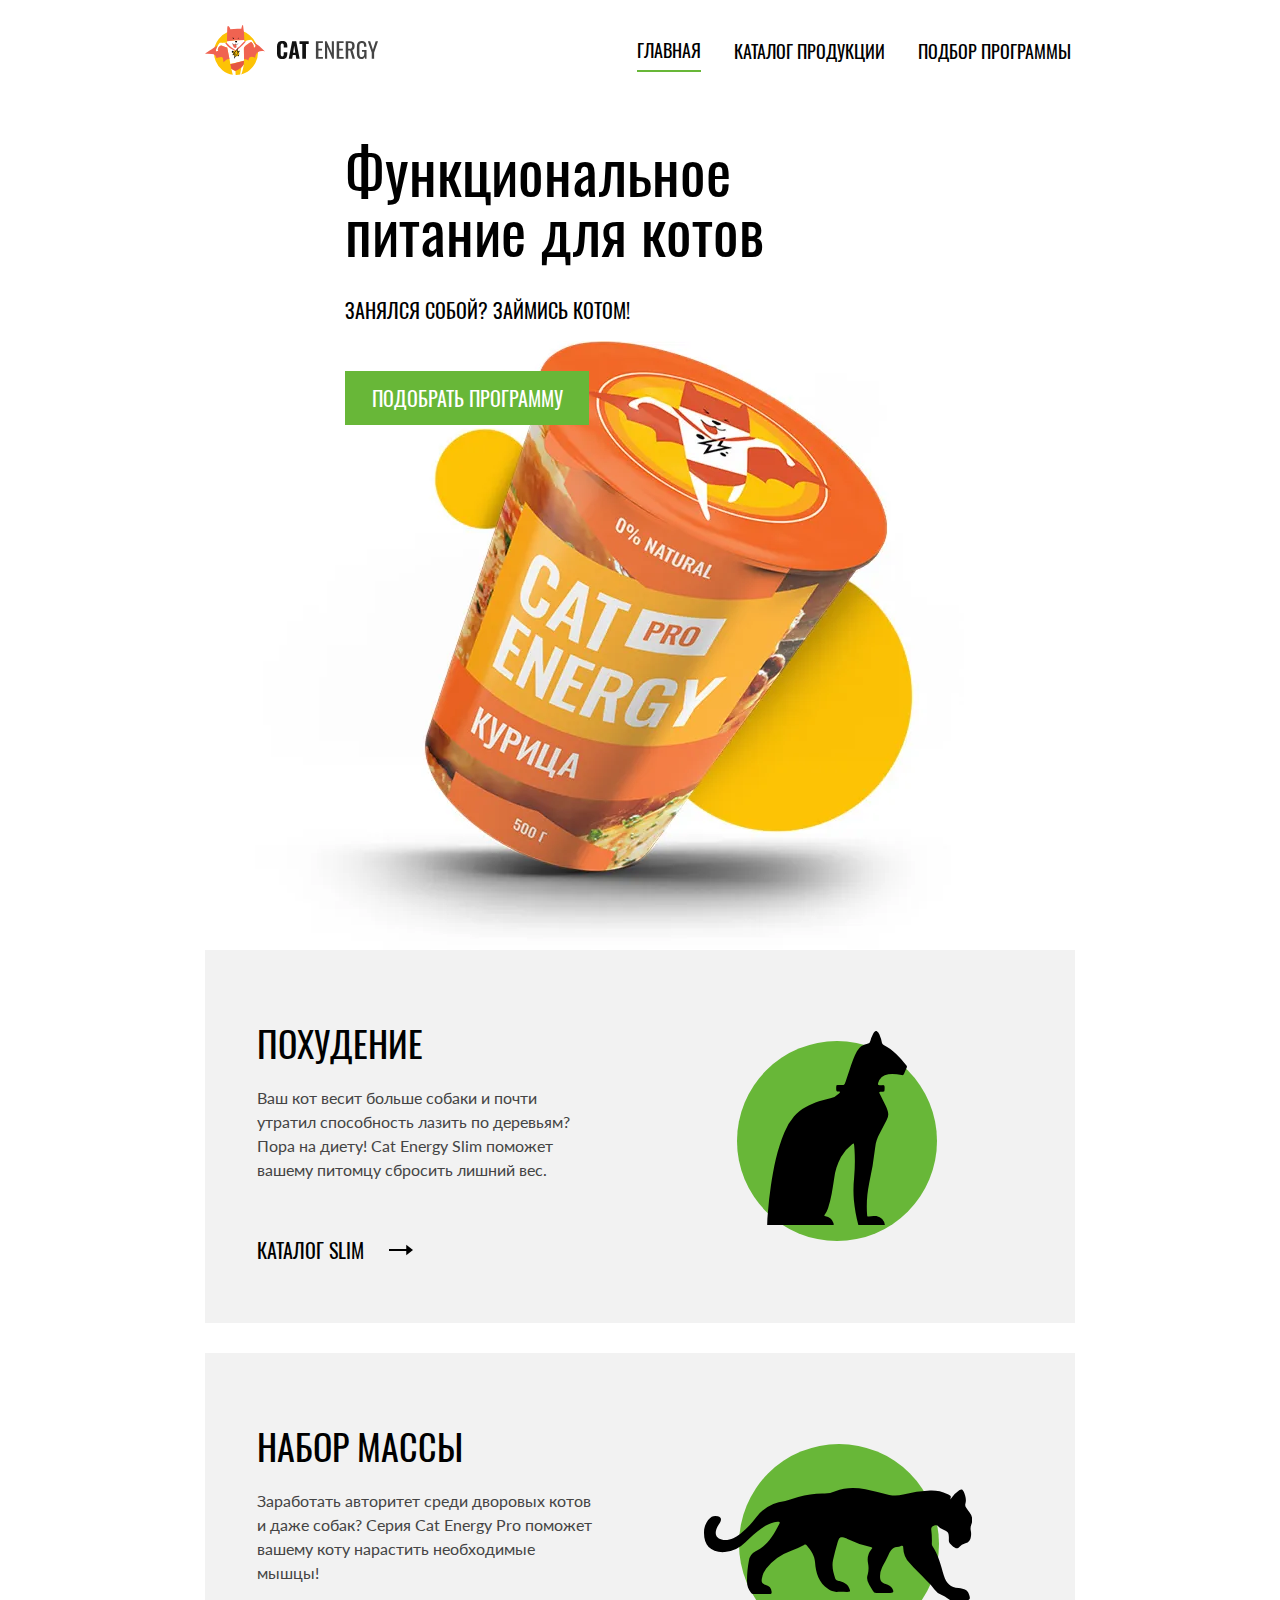
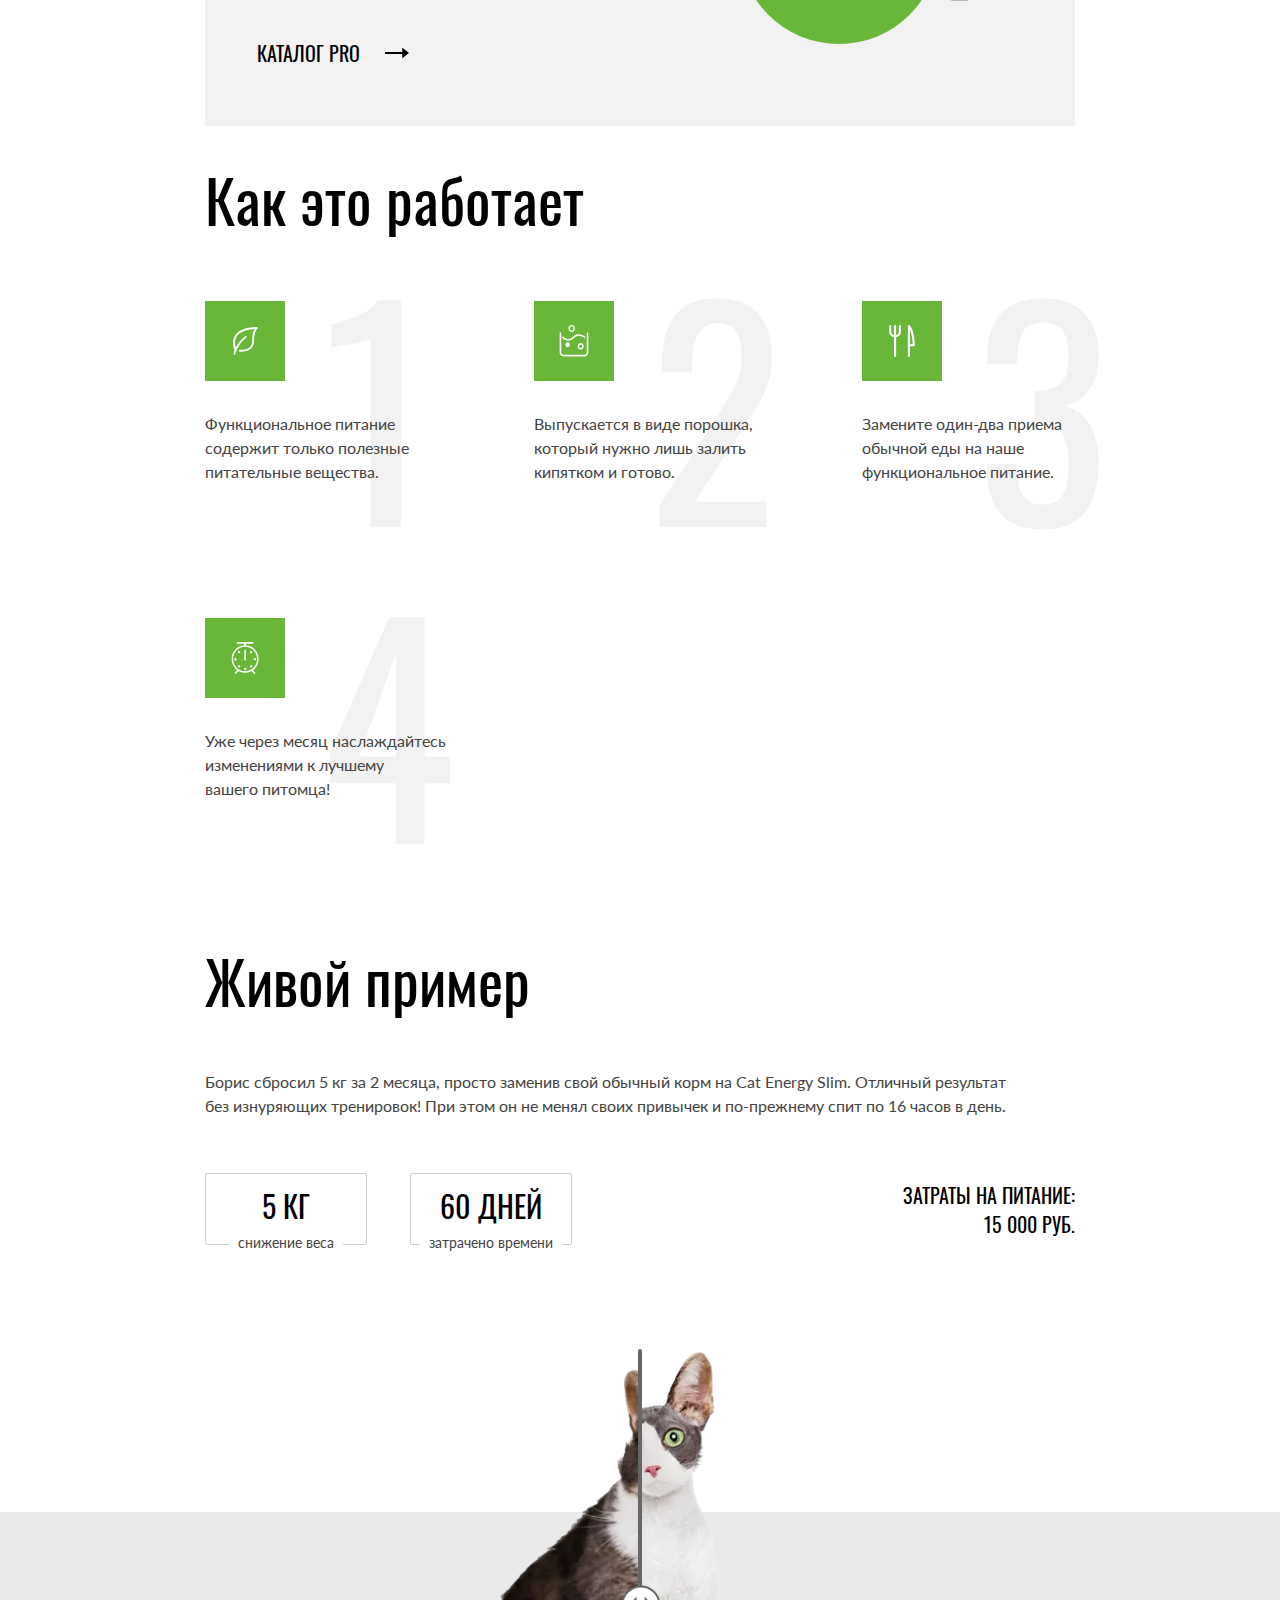
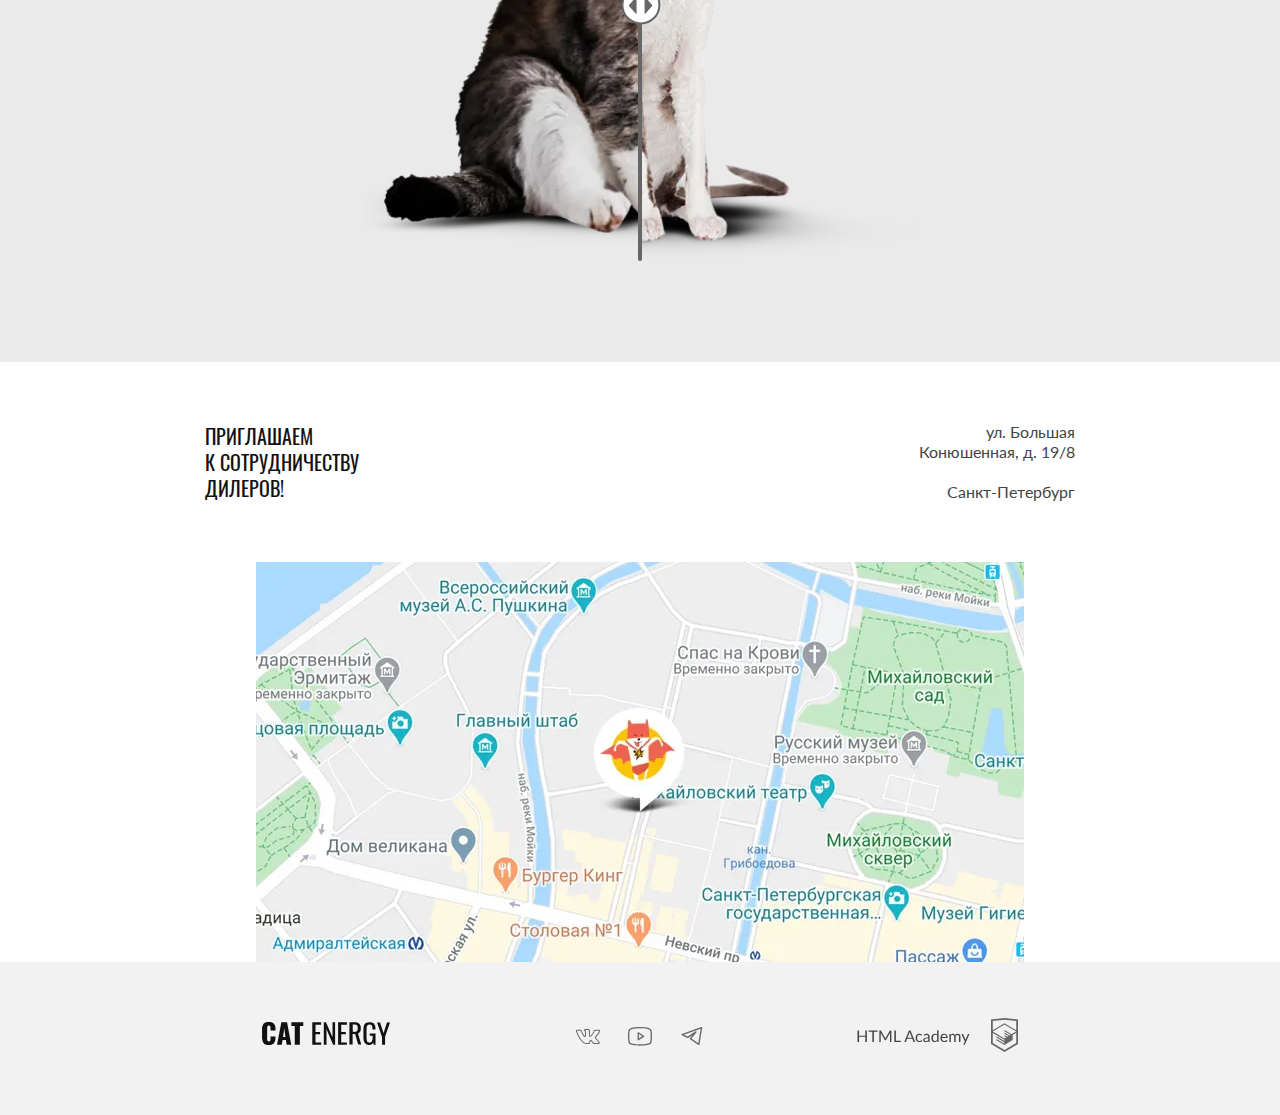
<file: index.html>
<!DOCTYPE html><html class="page" lang="ru"><head><meta charset="UTF-8"><meta name="description" content="Функциональное питание для котов. Ветеринарная диета. Варианты программ"><title>CatEnergy. Функциональное питание для котов.</title><meta name="viewport" content="width=device-width,initial-scale=1"><link rel="preload" href="fonts/lato/Lato-Regular.woff2" as="font" crossorigin="anonymous"><link rel="preload" href="fonts/oswald/oswaldregular.woff2" as="font" crossorigin="anonymous"><link rel="stylesheet" href="styles/styles.css"><link rel="icon" href="favicon.ico"><link rel="icon" href="favicons/icon.svg" type="image/svg+xml"><link rel="apple-touch-icon" href="favicons/apple.png"><link rel="manifest" href="manifest.webmanifest"><script src="scripts/index.js" defer="defer"></script></head><body class="page__body body nojs"><div class="body__wrapper"><header class="body__header header"><div class="header__wrapper container"><div class="header__logo-wrapper header__logo-wrapper--menu-opened"><a class="header__logo logo logo--image" href="index.html"><picture><source media="(min-width: 1440px)" width="70" height="59" type="image/svg+xml" srcset="images/logo-desktop.svg"><source media="(min-width: 768px)" width="60" height="50" type="image/svg+xml" srcset="images/logo-tablet.svg"><img src="images/logo-mobile.svg" width="33" height="38" alt="Логотип сайта КэтЭнерджи"></picture></a><a class="header__logo-title logo" href="index.html" tabindex="-1"><picture><source media="(min-width: 1440px)" width="118" height="21" type="image/svg+xml" srcset="images/logo-text-desktop.svg"><source media="(min-width: 768px)" width="101" height="18" type="image/svg+xml" srcset="images/logo-text-tablet.svg"><img src="images/logo-text-mobile.svg" width="101" height="18" alt="Надпись Cat Energy"></picture></a><button class="header__burger button-burger button-burger--closed" type="button"><span class="visually-hidden">Открыть меню навигации</span></button></div><nav class="header__main-navigation main-navigation main-navigation--opened"><ul class="main-navigation__list"><li class="main-navigation__item"><a class="main-navigation__link main-navigation__link--current" href="index.html">Главная</a></li><li class="main-navigation__item"><a class="main-navigation__link" href="catalog.html">Каталог продукции</a></li><li class="main-navigation__item"><a class="main-navigation__link" href="#">Подбор программы</a></li></ul></nav></div></header><main class="body__main main"><section class="main__promo promo"><div class="promo__wrapper container"><h1 class="promo__title">Функциональное<br>питание&nbsp;для&nbsp;котов</h1><p class="promo__slogan">Занялся собой? Займись котом!</p><div class="promo__picture"><picture><source media="(min-width: 1440px)" width="552" height="499" type="image/webp" srcset="images/index-hero-desktop@1x.webp, images/index-hero-desktop@2x.webp 2x"><source media="(min-width: 768px)" width="709" height="609" type="image/webp" srcset="images/index-hero-tablet@1x.webp, images/index-hero-tablet@2x.webp 2x"><source width="280" height="270" type="image/webp" srcset="images/index-hero-mobile@1x.webp, images/index-hero-mobile@2x.webp 2x"><source media="(min-width: 1440px)" width="552" height="499" type="image/png" srcset="images/index-hero-desktop@1x.png, images/index-hero-desktop@2x.png 2x"><source media="(min-width: 768px)" width="709" height="609" type="image/png" srcset="images/index-hero-tablet@1x.png, images/index-hero-tablet@2x.png 2x"><img src="images/index-hero-mobile@1x.png" srcset="images/index-hero-mobile@2x.png 2x" width="280" height="270" alt="Корм для котов со вкусом курицы"></picture></div><a class="promo__link button button--accent button--promo" href="#">Подобрать программу</a></div></section><section class="main__option option"><div class="option__wrapper container"><h2 class="visually-hidden">Доступные программы</h2><ul class="option__list"><li class="option__item option__item--slim option-item"><h3 class="option-item__title option-item__title--slim">Похудение</h3><p class="option-item__description">Ваш кот весит больше собаки и почти утратил способность лазить по деревьям? Пора на диету! Cat Energy Slim поможет вашему питомцу сбросить лишний вес.</p><a class="option-item__link" href="#">Каталог slim</a></li><li class="option__item option__item--pro option-item"><h3 class="option-item__title option-item__title--pro">Набор массы</h3><p class="option-item__description">Заработать авторитет среди дворовых котов и даже собак? Серия Cat Energy Pro поможет вашему коту нарастить необходимые мышцы!</p><a class="option-item__link" href="#">Каталог pro</a></li></ul></div></section><section class="main__details details"><div class="details__wrapper container"><h2 class="details__title">Как это работает</h2><ol class="details__list details-list"><li class="details-list__item details-list__item--leaf"><p class="details-list__text">Функциональное&nbsp;питание содержит только полезные питательные вещества.</p></li><li class="details-list__item details-list__item--powder"><p class="details-list__text">Выпускается в виде порошка, который нужно лишь залить кипятком и готово.</p></li><li class="details-list__item details-list__item--eat"><p class="details-list__text">Замените один-два приема обычной еды на наше функциональное питание.</p></li><li class="details-list__item details-list__item--time"><p class="details-list__text details-list__text--time">Уже через месяц наслаждайтесь изменениями к лучшему вашего&nbsp;питомца!</p></li></ol></div></section><section class="main__example example"><div class="example__wrapper container"><h2 class="example__title">Живой пример</h2><p class="example__description">Борис сбросил 5 кг за 2 месяца, просто заменив свой обычный корм на Cat Energy Slim. Отличный результат без&nbsp;изнуряющих тренировок! При этом он не менял своих привычек и по-прежнему спит по 16 часов в день.</p><div class="example__stats-wrapper"><dl class="example__stats example__stats--weight stats"><dt class="stats__title stats__title--weight">Снижение веса</dt><dd class="stats__description stats__description--weight">5 кг</dd></dl><dl class="example__stats example__stats--time stats"><dt class="stats__title stats__title--time">Затрачено времени</dt><dd class="stats__description stats__description--time">60 дней</dd></dl><dl class="example__stats example__stats--expenses stats"><dt class="example__expenses">Затраты на питание:</dt><dd class="example__cost">15 000 РУБ.</dd></dl></div><div class="example__slider-wrapper"><div class="example__image-wrapper"><picture><source media="(min-width: 1440px)" width="560" height="512" type="image/webp" srcset="images/catfat-desktop@1x.webp, images/catfat-desktop@2x.webp 2x"><source media="(min-width: 768px)" width="560" height="512" type="image/webp" srcset="images/catfat-tablet@1x.webp, images/catfat-tablet@2x.webp 2x"><source width="280" height="256" type="image/webp" srcset="images/catfat-mobile@1x.webp, images/catfat-mobile@2x.webp 2x"><source media="(min-width: 1440px)" width="560" height="512" type="image/png" srcset="images/catfat-desktop@1x.png, images/catfat-desktop@2x.png 2x"><source media="(min-width: 768px)" width="560" height="512" type="image/png" srcset="images/catfat-tablet@1x.png, images/catfat-tablet@2x.png 2x"><img class="example__image-fat" src="images/catfat-mobile@1x.png" srcset="images/catfat-mobile@2x.png" width="280" height="256" alt="Вид кота до употребления специального питания"></picture><picture><source media="(min-width: 1440px)" width="560" height="512" type="image/webp" srcset="images/catthin-desctop@1x.webp, images/catthin-desctop@2x.webp 2x"><source media="(min-width: 768px)" width="560" height="512" type="image/webp" srcset="images/catthin-tablet@1x.webp, images/catthin-tablet@2x.webp 2x"><source width="280" height="256" type="image/webp" srcset="images/catthin-mobile@1x.webp, images/catthin-mobile@2x.webp 2x"><source media="(min-width: 1440px)" width="560" height="512" type="image/png" srcset="images/catthin-desctop@1x.png, images/catthin-desctop@2x.png 2x"><source media="(min-width: 768px)" width="560" height="512" type="image/png" srcset="images/catthin-tablet@1x.png, images/catthin-tablet@2x.png 2x"><img class="example__image-thin" src="images/catthin-mobile@1x.png" srcset="images/catthin-mobile@2x.png" width="280" height="256" alt="Вид кота после употребления специального питания"></picture></div><button class="example__slider" type="button"><span class="visually-hidden">Слайдер пеключения внешнего вида кота</span></button></div></div></section><section class="main__contacts contacts"><div class="contacts__wrapper"><h3 class="contacts__title">Приглашаем<br>к&nbsp;сотрудничеству дилеров!</h3><address class="contacts__address">ул. Большая Конюшенная, д. 19/8 <span>Санкт-Петербург</span></address></div><div class="contacts__map-wrapper"><div class="contacts__picture-wrapper"><picture><source media="(min-width: 1440px)" width="1440" height="400" type="image/webp" srcset="images/map-desktop@1x.webp, images/map-desktop@2x.webp 2x"><source media="(min-width: 768px)" width="768" height="400" type="image/webp" srcset="images/map-tablet@1x.webp, images/map-tablet@2x.webp 2x"><source width="320" height="362" type="image/webp" srcset="images/map-mobile@1x.webp, images/map-mobile@2x.webp 2x"><source media="(min-width: 1440px)" width="1440" height="400" type="image/png" srcset="images/map-desktop@1x.png, images/map-desktop@2x.png 2x"><source media="(min-width: 768px)" width="768" height="400" type="image/png" srcset="images/map-tablet@1x.png, images/map-tablet@2x.png 2x"><img class="contacts__image" src="images/map-mobile@1x.png" srcset="images/map-mobile@2x.png" width="320" height="362" alt="Карта проезда к офису компании Кэт Энерджи" loading="lazy"></picture></div><iframe src="https://www.google.com/maps/embed?pb=!1m18!1m12!1m3!1d1998.603625719817!2d30.32047247737302!3d59.938719162093584!2m3!1f0!2f0!3f0!3m2!1i1024!2i768!4f13.1!3m3!1m2!1s0x4696310fca145cc1%3A0x42b32648d8238007!2z0JHQvtC70YzRiNCw0Y8g0JrQvtC90Y7RiNC10L3QvdCw0Y8g0YPQuy4sIDE5LzgsINCh0LDQvdC60YIt0J_QtdGC0LXRgNCx0YPRgNCzLCAxOTExODY!5e0!3m2!1sru!2sru!4v1725632349929!5m2!1sru!2sru" width="320" height="362" style="border:0;" allowfullscreen="" loading="lazy" referrerpolicy="no-referrer-when-downgrade" title="Офис компании по адресу улица Большая конюшенная, дом 19/8, Санкт-Петербург"></iframe></div></section></main><footer class="body__footer footer"><div class="footer__wrapper footer__wrapper--tablet footer__wrapper--mobile container"><a class="footer__logo-title logo" href="#"><img class="logo__description logo__description--footer" src="images/logo-text-mobile.svg" width="128" height="24" alt="Надпись Cat Energy"></a><ul class="footer__social"><li class="footer__social-item social-item"><a class="social-item__link social-item__link--vk" href="https://vk.com/htmlacademy"><span class="visually-hidden">VKontakte</span></a></li><li class="footer__social-item social-item"><a class="social-item__link social-item__link--youtube" href="https://www.youtube.com/user/htmlacademyru"><span class="visually-hidden">Youtube</span></a></li><li class="footer__social-item social-item"><a class="social-item__link social-item__link--tg" href="https://t.me/htmlacademy"><span class="visually-hidden">Telegram</span></a></li></ul><a class="footer__developer-logo" href="https://htmlacademy.ru/intensive/adaptive"><img class="footer__developer-logo-text" src="images/academy-textlogo.svg" width="113" height="20" alt="Логотип разработчика HTMLacademy"> <svg class="footer__developer-logo-image" xmlns="http://www.w3.org/2000/svg" width="27" height="34"><use href="icons/stack.svg#academy-logo" fill="currentColor"></use></svg></a></div></footer></div></body></html>
</file>
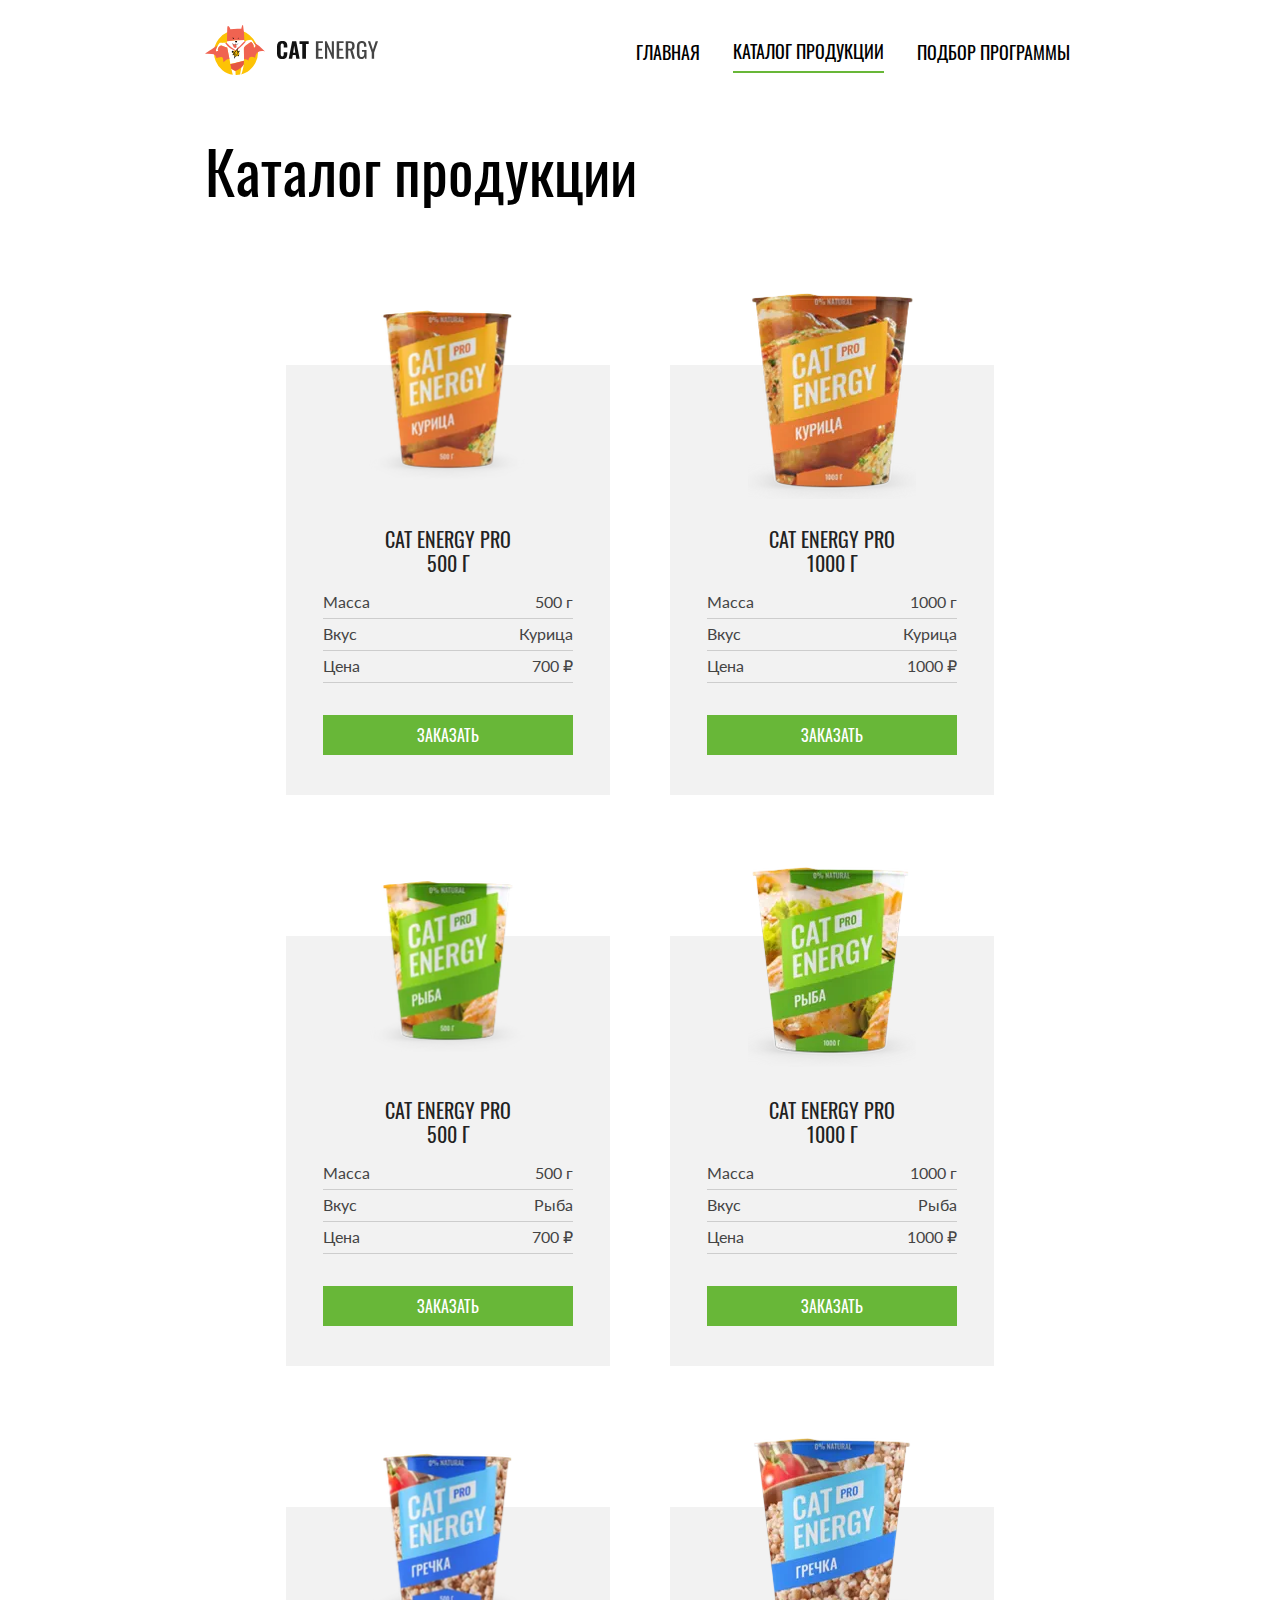
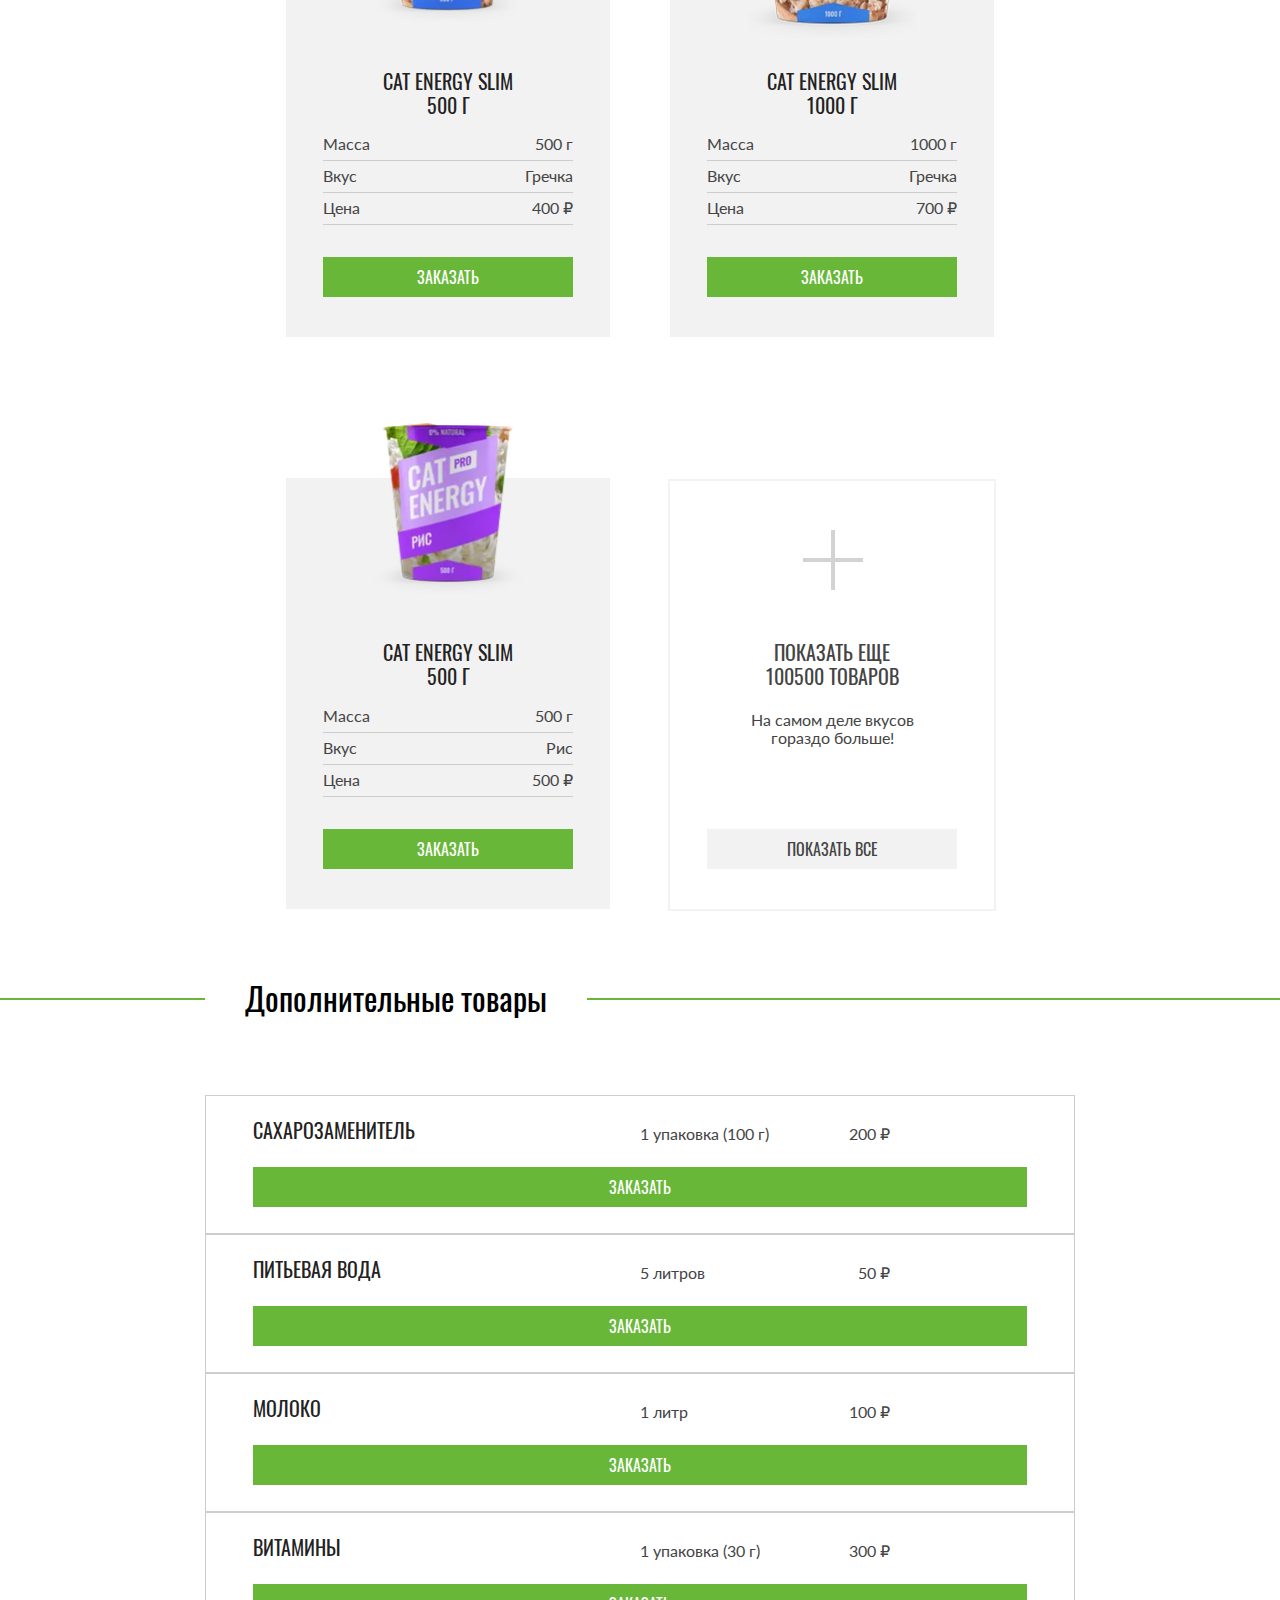
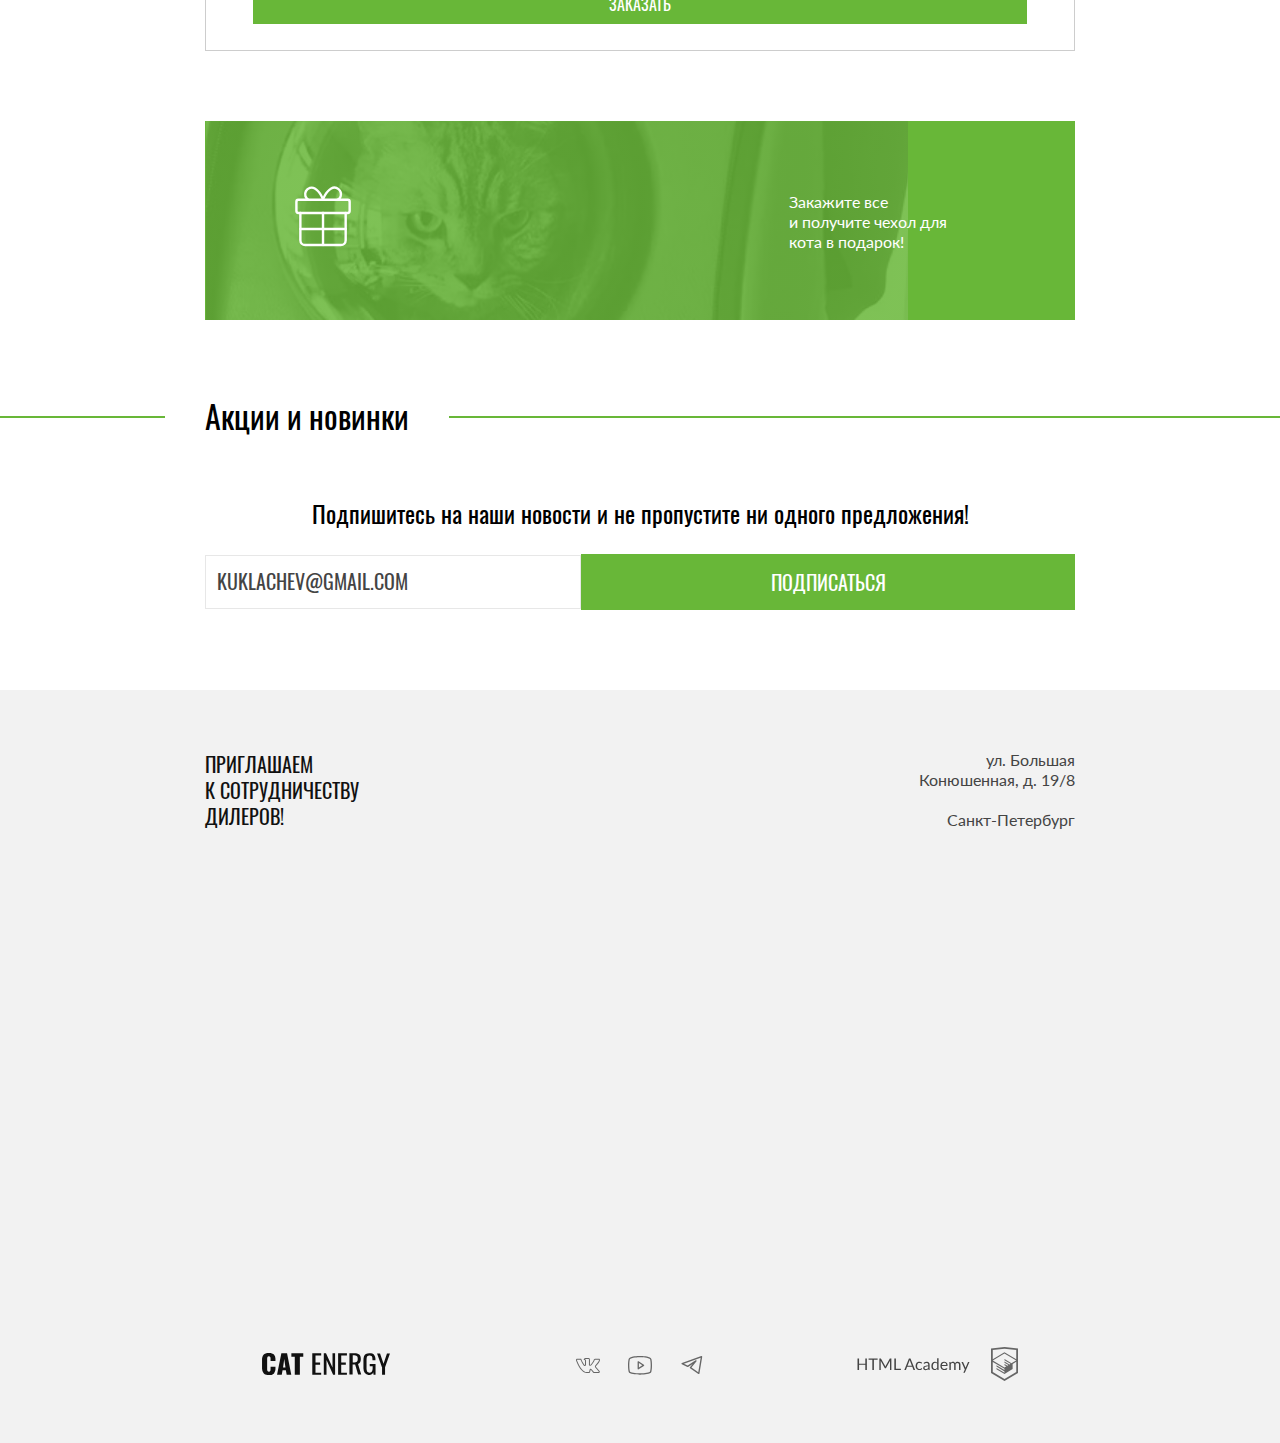
<file: catalog.html>
<!DOCTYPE html><html class="page-catalog" lang="ru"><head><meta charset="UTF-8"><meta name="description" content="Функциональное питание для котов. Ветеринарная диета. Каталог продукции и дополнительных товаров"><title>CatEnergy. Функциональное питание для котов.</title><meta name="viewport" content="width=device-width,initial-scale=1"><link rel="preload" href="fonts/lato/Lato-Regular.woff2" as="font" crossorigin="anonymous"><link rel="preload" href="fonts/oswald/oswaldregular.woff2" as="font" crossorigin="anonymous"><link rel="stylesheet" href="styles/styles.css"><link rel="icon" href="favicon.ico"><link rel="icon" href="favicons/icon.svg" type="image/svg+xml"><link rel="apple-touch-icon" href="favicons/apple.png"><link rel="manifest" href="manifest.webmanifest"><script src="scripts/index.js" defer="defer"></script></head><body class="page-catalog__body body nojs"><div class="body__wrapper"><header class="body__header body__header--catalog header"><div class="header__wrapper header__wrapper--catalog container"><div class="header__logo-wrapper header__logo-wrapper--catalog"><a class="header__logo header__logo--catalog logo logo--image" href="index.html"><picture><source media="(min-width: 1440px)" width="70" height="59" type="image/svg+xml" srcset="images/logo-desktop.svg"><source media="(min-width: 768px)" width="60" height="50" type="image/svg+xml" srcset="images/logo-tablet.svg"><img src="images/logo-mobile.svg" width="33" height="38" alt="Логотип сайта КэтЭнерджи"></picture></a><a class="header__logo-title header__logo-title--catalog logo" href="index.html" tabindex="-1"><picture><source media="(min-width: 1440px)" width="118" height="21" type="image/svg+xml" srcset="images/logo-text-desktop.svg"><source media="(min-width: 768px)" width="101" height="18" type="image/svg+xml" srcset="images/logo-text-tablet.svg"><img src="images/logo-text-mobile.svg" width="101" height="18" alt="Надпись Cat Energy"></picture></a><button class="header__burger button-burger button-burger--closed" type="button"><span class="visually-hidden">Открыть меню навигации</span></button></div><nav class="header__main-navigation main-navigation main-navigation--opened"><ul class="main-navigation__list main-navigation__list--catalog"><li class="main-navigation__item"><a class="main-navigation__link-catalog" href="index.html">Главная</a></li><li class="main-navigation__item"><a class="main-navigation__link-catalog main-navigation__link-catalog--current" href="catalog.html">Каталог продукции</a></li><li class="main-navigation__item"><a class="main-navigation__link-catalog" href="#">Подбор программы</a></li></ul></nav></div></header><main class="body__main main"><section class="main__cards cards"><div class="cards__wrapper container"><h1 class="cards__title">Каталог продукции</h1><ul class="cards__list cards-list"><li class="cards-list__item card"><h2 class="card__title"><a class="card__link" href="#">Cat Energy PRO 500 г</a></h2><a class="card__image-link" href="#" tabindex="-1"><picture><source media="(min-width: 1440px)" width="169" height="210" type="image/webp" srcset="images/catalog-chiken-500-desktop@1x.webp, images/catalog-chiken-500-desktop@2x.webp 2x"><source media="(min-width: 768px)" width="161" height="172" type="image/webp" srcset="images/catalog-chiken-500-tablet@1x.webp, images/catalog-chiken-500-tablet@2x.webp 2x"><source width="68" height="86" type="image/webp" srcset="images/catalog-chiken-500-mobile@1x.webp, images/catalog-chiken-500-mobile@2x.webp 2x"><source media="(min-width: 1440px)" width="169" height="210" type="image/png" srcset="images/catalog-chiken-500-desktop@1x.png, images/catalog-chiken-500-desktop@2x.png 2x"><source media="(min-width: 768px)" width="161" height="172" type="image/png" srcset="images/catalog-chiken-500-tablet@1x.png, images/catalog-chiken-500-tablet@2x.png 2x"><img class="card__image card__image--small" src="images/catalog-chiken-500-mobile@1x.png" srcset="images/catalog-chiken-500-mobile@2x.png" width="68" height="86" alt="Корм для котов со вкусом курицы 500 грамм"></picture></a><dl class="card__description"><div class="card__definition"><dt class="card__definition-small">Масса</dt><dd>500 г</dd></div><div class="card__definition"><dt>Вкус</dt><dd>Курица</dd></div><div class="card__definition"><dt>Цена</dt><dd>700 ₽</dd></div></dl><button class="card__button button button--accent" type="submit">Заказать</button></li><li class="cards-list__item card"><h2 class="card__title"><a class="card__link" href="#">Cat Energy PRO 1000 г</a></h2><a class="card__image-link card__image-link--pro" href="#" tabindex="-1"><picture><source media="(min-width: 1440px)" width="172" height="196" type="image/webp" srcset="images/catalog-chiken-1000-desktop@1x.webp, images/catalog-chiken-1000-desktop@2x.webp 2x"><source media="(min-width: 768px)" width="168" height="206" type="image/webp" srcset="images/catalog-chiken-1000-tablet@1x.webp, images/catalog-chiken-1000-tablet@2x.webp 2x"><source width="84" height="100" type="image/webp" srcset="images/catalog-chiken-1000-mobile@1x.webp, images/catalog-chiken-1000-mobile@2x.webp 2x"><source media="(min-width: 1440px)" width="172" height="196" type="image/png" srcset="images/catalog-chiken-1000-desktop@1x.png, images/catalog-chiken-1000-desktop@2x.png 2x"><source media="(min-width: 768px)" width="168" height="206" type="image/png" srcset="images/catalog-chiken-1000-tablet@1x.png, images/catalog-chiken-1000-tablet@2x.png 2x"><img class="card__image" src="images/catalog-chiken-1000-mobile@1x.png" srcset="images/catalog-chiken-1000-mobile@2x.png" width="84" height="100" alt="Корм для котов со вкусом курицы 1000 грамм"></picture></a><dl class="card__description"><div class="card__definition"><dt>Масса</dt><dd>1000 г</dd></div><div class="card__definition"><dt>Вкус</dt><dd>Курица</dd></div><div class="card__definition"><dt>Цена</dt><dd>1000 ₽</dd></div></dl><button class="card__button button button--accent" type="submit">Заказать</button></li><li class="cards-list__item card"><h2 class="card__title"><a class="card__link" href="#">Cat Energy PRO 500 г</a></h2><a class="card__image-link" href="#" tabindex="-1"><picture><source media="(min-width: 1440px)" width="169" height="210" type="image/webp" srcset="images/catalog-fish-500-desktop@1x.webp, images/catalog-fish-500-desktop@2x.webp 2x"><source media="(min-width: 768px)" width="163" height="174" type="image/webp" srcset="images/catalog-fish-500-tablet@1x.webp, images/catalog-fish-500-tablet@2x.webp 2x"><source width="68" height="86" type="image/webp" srcset="images/catalog-fish-500-mobile@1x.webp, images/catalog-fish-500-mobile@2x.webp 2x"><source media="(min-width: 1440px)" width="169" height="210" type="image/png" srcset="images/catalog-fish-500-desktop@1x.png, images/catalog-fish-500-desktop@2x.png 2x"><source media="(min-width: 768px)" width="163" height="174" type="image/png" srcset="images/catalog-fish-500-tablet@1x.png, images/catalog-fish-500-tablet@2x.png 2x"><img class="card__image card__image--small" src="images/catalog-fish-500-mobile@1x.png" srcset="images/catalog-fish-500-mobile@2x.png" width="68" height="86" alt="Корм для котов со вкусом рыбы 500 грамм"></picture></a><dl class="card__description"><div class="card__definition"><dt>Масса</dt><dd>500 г</dd></div><div class="card__definition"><dt>Вкус</dt><dd>Рыба</dd></div><div class="card__definition"><dt>Цена</dt><dd>700 ₽</dd></div></dl><button class="card__button button button--accent" type="submit">Заказать</button></li><li class="cards-list__item card"><h2 class="card__title"><a class="card__link" href="#">Cat Energy PRO 1000 г</a></h2><a class="card__image-link" href="#" tabindex="-1"><picture><source media="(min-width: 1440px)" width="172" height="196" type="image/webp" srcset="images/catalog-fish-1000-desktop@1x.webp, images/catalog-fish-1000-desktop@2x.webp 2x"><source media="(min-width: 768px)" width="168" height="206" type="image/webp" srcset="images/catalog-fish-1000-tablet@1x.webp, images/catalog-fish-1000-tablet@2x.webp 2x"><source width="84" height="100" type="image/webp" srcset="images/catalog-fish-1000-mobile@1x.webp, images/catalog-fish-1000-mobile@2x.webp 2x"><source media="(min-width: 1440px)" width="172" height="196" type="image/png" srcset="images/catalog-fish-1000-desktop@1x.png, images/catalog-fish-1000-desktop@2x.png 2x"><source media="(min-width: 768px)" width="168" height="206" type="image/png" srcset="images/catalog-fish-1000-tablet@1x.png, images/catalog-fish-1000-tablet@2x.png 2x"><img class="card__image" src="images/catalog-fish-1000-mobile@1x.png" srcset="images/catalog-fish-1000-mobile@2x.png" width="84" height="100" alt="Корм для котов со вкусом рыбы 1000 грамм"></picture></a><dl class="card__description"><div class="card__definition"><dt>Масса</dt><dd>1000 г</dd></div><div class="card__definition"><dt>Вкус</dt><dd>Рыба</dd></div><div class="card__definition"><dt>Цена</dt><dd>1000 ₽</dd></div></dl><button class="card__button button button--accent" type="submit">Заказать</button></li><li class="cards-list__item card"><h2 class="card__title"><a class="card__link" href="#">Cat Energy Slim 500 г</a></h2><a class="card__image-link" href="#" tabindex="-1"><picture><source media="(min-width: 1440px)" width="169" height="210" type="image/webp" srcset="images/catalog-buckwheat-500-desktop@1x.webp, images/catalog-buckwheat-500-desktop@2x.webp 2x"><source media="(min-width: 768px)" width="161" height="171" type="image/webp" srcset="images/catalog-buckwheat-500-tablet@1x.webp, images/catalog-buckwheat-500-tablet@2x.webp 2x"><source width="68" height="86" type="image/webp" srcset="images/catalog-buckwheat-500-mobile@1x.webp, images/catalog-buckwheat-500-mobile@2x.webp 2x"><source media="(min-width: 1440px)" width="169" height="210" type="image/png" srcset="images/catalog-buckwheat-500-desktop@1x.png, images/catalog-buckwheat-500-desktop@2x.png 2x"><source media="(min-width: 768px)" width="161" height="171" type="image/png" srcset="images/catalog-buckwheat-500-tablet@1x.png, images/catalog-buckwheat-500-tablet@2x.png 2x"><img class="card__image card__image--small" src="images/catalog-buckwheat-500-mobile@1x.png" srcset="images/catalog-buckwheat-500-mobile@2x.png" width="68" height="86" alt="Корм для котов со вкусом гречки 500 грамм"></picture></a><dl class="card__description"><div class="card__definition"><dt>Масса</dt><dd>500 г</dd></div><div class="card__definition"><dt>Вкус</dt><dd>Гречка</dd></div><div class="card__definition"><dt>Цена</dt><dd>400 ₽</dd></div></dl><button class="card__button button button--accent" type="submit">Заказать</button></li><li class="cards-list__item card"><h2 class="card__title"><a class="card__link" href="#">Cat Energy Slim 1000 г</a></h2><a class="card__image-link" href="#" tabindex="-1"><picture><source media="(min-width: 1440px)" width="172" height="196" type="image/webp" srcset="images/catalog-buckwheat-1000-desktop@1x.webp, images/catalog-buckwheat-1000-desktop@2x.webp 2x"><source media="(min-width: 768px)" width="168" height="206" type="image/webp" srcset="images/catalog-buckwheat-1000-tablet@1x.webp, images/catalog-buckwheat-1000-tablet@2x.webp 2x"><source width="84" height="100" type="image/webp" srcset="images/catalog-buckwheat-1000-mobile@1x.webp, images/catalog-buckwheat-1000-mobile@2x.webp 2x"><source media="(min-width: 1440px)" width="172" height="196" type="image/png" srcset="images/catalog-buckwheat-1000-desktop@1x.png, images/catalog-buckwheat-1000-desktop@2x.png 2x"><source media="(min-width: 768px)" width="168" height="206" type="image/png" srcset="images/catalog-buckwheat-1000-tablet@1x.png, images/catalog-buckwheat-1000-tablet@2x.png 2x"><img class="card__image" src="images/catalog-buckwheat-1000-mobile@1x.png" srcset="images/catalog-buckwheat-1000-mobile@2x.png" width="84" height="100" alt="Корм для котов со вкусом гречки 1000 грамм"></picture></a><dl class="card__description"><div class="card__definition"><dt>Масса</dt><dd>1000 г</dd></div><div class="card__definition"><dt>Вкус</dt><dd>Гречка</dd></div><div class="card__definition"><dt>Цена</dt><dd>700 ₽</dd></div></dl><button class="card__button button button--accent" type="submit">Заказать</button></li><li class="cards-list__item card"><h2 class="card__title"><a class="card__link" href="#">Cat Energy Slim 500 г</a></h2><a class="card__image-link" href="#" tabindex="-1"><picture><source media="(min-width: 1440px)" width="169" height="210" type="image/webp" srcset="images/catalog-rice-500-desktop@1x.webp, images/catalog-rice-500-desktop@2x.webp 2x"><source media="(min-width: 768px)" width="163" height="174" type="image/webp" srcset="images/catalog-rice-500-tablet@1x.webp, images/catalog-rice-500-tablet@2x.webp 2x"><source width="72" height="90" type="image/webp" srcset="images/catalog-rice-500-mobile@1x.webp, images/catalog-rice-500-mobile@2x.webp 2x"><source media="(min-width: 1440px)" width="169" height="210" type="image/png" srcset="images/catalog-rice-500-desktop@1x.png, images/catalog-rice-500-desktop@2x.png 2x"><source media="(min-width: 768px)" width="163" height="174" type="image/png" srcset="images/catalog-rice-500-tablet@1x.png, images/catalog-rice-500-tablet@2x.png 2x"><img class="card__image card__image--small" src="images/catalog-rice-500-mobile@1x.png" srcset="images/catalog-rice-500-mobile@2x.png" width="68" height="86" alt="Корм для котов со вкусом риса 500 грамм"></picture></a><dl class="card__description"><div class="card__definition"><dt>Масса</dt><dd>500 г</dd></div><div class="card__definition"><dt>Вкус</dt><dd>Рис</dd></div><div class="card__definition"><dt>Цена</dt><dd>500 ₽</dd></div></dl><button class="card__button button button--accent" type="submit">Заказать</button></li><li class="cards-list__item cards-list__item--more more-products"><h3 class="more-products__title"><a class="more-products__title-link" href="#" tabindex="-1">Показать еще 100500 товаров</a></h3><p class="more-products__description">На самом деле вкусов гораздо больше!</p><a class="more-products__link button button--secondary" href="#">Показать все</a></li></ul></div></section><section class="main__subproducts subproducts"><div class="subproducts__wrapper container"><h2 class="subproducts__title">Дополнительные товары</h2><div class="subproducts__list-wrapper"><ul class="subproducts__list subproducts-list"><li class="subproducts-list__item card"><h3 class="card__subtitle">Сахарозаменитель</h3><dl class="card__description card__description--subproducts"><div class="card__definition card__definition--subproduct"><dt class="visually-hidden">Количество</dt><dd>1 упаковка (100 г)</dd></div><div class="card__definition card__definition--subproduct"><dt class="visually-hidden">Цена</dt><dd>200 ₽</dd></div></dl><button class="card__button card__button--subproduct button button--accent" type="submit">Заказать</button></li><li class="subproducts-list__item card"><h3 class="card__subtitle">Питьевая вода</h3><dl class="card__description card__description--subproducts card__description--liters"><div class="card__definition card__definition--subproduct"><dt class="visually-hidden">Количество</dt><dd>5 литров</dd></div><div class="card__definition card__definition--subproduct"><dt class="visually-hidden">Цена</dt><dd>50 ₽</dd></div></dl><button class="card__button card__button--subproduct button button--accent" type="submit">Заказать</button></li><li class="subproducts-list__item card"><h3 class="card__subtitle">Молоко</h3><dl class="card__description card__description--subproducts"><div class="card__definition card__definition--subproduct"><dt class="visually-hidden">Количество</dt><dd>1 литр</dd></div><div class="card__definition card__definition--subproduct"><dt class="visually-hidden">Цена</dt><dd>100 ₽</dd></div></dl><button class="card__button card__button--subproduct button button--accent" type="submit">Заказать</button></li><li class="subproducts-list__item card"><h3 class="card__subtitle">Витамины</h3><dl class="card__description card__description--subproducts"><div class="card__definition card__definition--subproduct"><dt class="visually-hidden">Количество</dt><dd>1 упаковка (30 г)</dd></div><div class="card__definition card__definition--subproduct"><dt class="visually-hidden">Цена</dt><dd>300 ₽</dd></div></dl><button class="card__button card__button--subproduct button button--accent" type="submit">Заказать</button></li></ul><div class="subproducts__stock stock"><h3 class="visually-hidden">Дополнительные предложения</h3><p class="stock__description">Закажите все<br>и получите чехол для<br>кота&nbsp;в&nbsp;подарок!</p></div></div></div></section><section class="main__subscribe subscribe"><div class="subscribe__wrapper container"><h2 class="subscribe__title">Акции и новинки</h2><p class="subscribe__description">Подпишитесь на наши новости и не пропустите ни одного предложения!</p><form class="subscribe__form subscribe-form" action="https://echo.htmlacademy.ru/" method="post"><label class="subscribe-form__label" for="email"><span class="visually-hidden">Введите Ваш e-mail</span> <input class="subscribe-form__input" type="email" name="email-data" id="email" placeholder="Введите Ваш e-mail" value="kuklachev@gmail.com" required></label> <button class="subscribe-form__button button button--accent" type="submit">Подписаться</button></form></div></section><section class="main__contacts main__contacts--catalog contacts"><div class="contacts__wrapper contacts__wrapper--catalog"><h3 class="contacts__title">Приглашаем<br>к&nbsp;сотрудничеству дилеров!</h3><address class="contacts__address">ул. Большая Конюшенная, д. 19/8 <span>Санкт-Петербург</span></address></div><div class="contacts__map-wrapper"><div class="contacts__picture-wrapper"><picture><source media="(min-width: 1440px)" width="1440" height="400" type="image/webp" srcset="images/map-desktop@1x.webp, images/map-desktop@2x.webp 2x"><source media="(min-width: 768px)" width="768" height="400" type="image/webp" srcset="images/map-tablet@1x.webp, images/map-tablet@2x.webp 2x"><source width="320" height="362" type="image/webp" srcset="images/map-mobile@1x.webp, images/map-mobile@2x.webp 2x"><source media="(min-width: 1440px)" width="1440" height="400" type="image/png" srcset="images/map-desktop@1x.png, images/map-desktop@2x.png 2x"><source media="(min-width: 768px)" width="768" height="400" type="image/png" srcset="images/map-tablet@1x.png, images/map-tablet@2x.png 2x"><img class="contacts__image" src="images/map-mobile@1x.png" srcset="images/map-mobile@2x.png" width="320" height="362" alt="Карта проезда к офису компании Кэт Энерджи" loading="lazy"></picture></div><iframe src="https://www.google.com/maps/embed?pb=!1m18!1m12!1m3!1d1998.603625719817!2d30.32047247737302!3d59.938719162093584!2m3!1f0!2f0!3f0!3m2!1i1024!2i768!4f13.1!3m3!1m2!1s0x4696310fca145cc1%3A0x42b32648d8238007!2z0JHQvtC70YzRiNCw0Y8g0JrQvtC90Y7RiNC10L3QvdCw0Y8g0YPQuy4sIDE5LzgsINCh0LDQvdC60YIt0J_QtdGC0LXRgNCx0YPRgNCzLCAxOTExODY!5e0!3m2!1sru!2sru!4v1725632349929!5m2!1sru!2sru" width="320" height="362" style="border:0;" allowfullscreen="" loading="lazy" referrerpolicy="no-referrer-when-downgrade" title="Офис компании по адресу улица Большая конюшенная, дом 19/8, Санкт-Петербург"></iframe></div></section></main><footer class="body__footer footer"><div class="footer__wrapper container"><a class="footer__logo-title footer__logo-title--catalog logo" href="#"><img src="images/logo-text-mobile.svg" width="128" height="24" alt="Надпись Cat Energy"></a><ul class="footer__social"><li class="footer__social-item social-item"><a class="social-item__link social-item__link--vk" href="https://vk.com/htmlacademy"><span class="visually-hidden">VKontakte</span></a></li><li class="footer__social-item social-item"><a class="social-item__link social-item__link--youtube" href="https://www.youtube.com/user/htmlacademyru"><span class="visually-hidden">Youtube</span></a></li><li class="footer__social-item social-item"><a class="social-item__link social-item__link--tg" href="https://t.me/htmlacademy"><span class="visually-hidden">Telegram</span></a></li></ul><a class="footer__developer-logo" href="https://htmlacademy.ru/intensive/adaptive"><img class="footer__developer-logo-text" src="images/academy-textlogo.svg" width="113" height="20" alt="Логотип разработчика HTMLacademy"> <svg class="footer__developer-logo-image" xmlns="http://www.w3.org/2000/svg" width="27" height="34"><use href="icons/stack.svg#academy-logo" fill="currentColor"></use></svg></a></div></footer></div></body></html>
</file>
<file: styles/styles.css>
:root{--font-base:"Lato","Arial",sans-serif;--font-second:"Oswald","Arial",sans-serif;--color-base:#444;--color-second:#000;--color-third:#fff;--bg-primary:#fff;--bg-secondary:#f2f2f2;--bg-tertiary:#eaeaea;--bg-accent:#68b738;--text-upper:uppercase;--text-no-under:none}@font-face{font-family:Lato;font-weight:400;font-style:normal;font-display:swap;src:url(../fonts/lato/Lato-Regular.woff2)format("woff2")}@font-face{font-family:Oswald;font-weight:400;font-style:normal;font-display:swap;src:url(../fonts/oswald/oswaldregular.woff2)format("woff2")}img{object-fit:contain}body{font-family:var(--font-base,inherit);background-color:var(--bg-primary,#fff);color:var(--color-base,#444);width:100%;min-height:100%;margin:0 auto;font-size:14px;line-height:1.29}@media (width>=768px){body{font-size:16px;line-height:1.5}}.body__wrapper{flex-direction:column;min-height:100vh;margin:0 auto;display:flex}.body__main{flex-grow:1}.body__footer{background-color:var(--bg-secondary,#f2f2f2)}@media (width>=1440px){.body__header{position:relative}.body__header:before{content:"";z-index:-1;background-image:linear-gradient(270deg,#68b738d9,#68b738d9),linear-gradient(270deg,#3f3e46,#404145);background-size:auto;width:50%;height:100%;position:absolute;top:0;right:0}.body__header--catalog:before{background-image:none}}.header__wrapper{justify-content:center;align-items:center;margin:0 auto;display:flex}.header__logo-wrapper{justify-content:center;align-items:center;display:flex}@media (width<=767px){.header__logo-wrapper--menu-opened{padding-top:10px;padding-bottom:0}.header__logo-wrapper{padding-top:11px;padding-bottom:3px}.header__logo-wrapper--catalog{padding-bottom:0}.header__logo{margin-top:2px;margin-right:56px;padding-bottom:12px}.header__logo-title{margin-top:-3px;margin-right:66px;padding-bottom:7px}.header__logo--catalog{margin-top:0}.header__logo-title--catalog{margin-top:8px;margin-right:66px}.header__wrapper{flex-direction:column}}@media (width>=768px){.header__wrapper{gap:13%;margin:25px 0 54px;padding:0 3.91%}.header__wrapper--catalog{gap:12.5%;margin-bottom:48px}.header__burger{display:none}.header__logo-wrapper{justify-content:flex-start;width:173px}}@media (width>=960px) and (width<=1439px){.header__wrapper{justify-content:space-between;margin-left:auto;margin-right:auto}}@media (width>=1440px){.header__wrapper{justify-content:space-between;gap:539px;margin:55px auto 58px;padding:0 7.1%;position:relative}.header__wrapper--catalog:after{background-image:none}.header__logo-wrapper{z-index:1;position:relative}.header__main-navigation{z-index:3;position:relative}}.logo:hover,.logo:focus{opacity:.8}.logo:active{opacity:.6}.logo--image{color:inherit;width:33px;height:100%;text-decoration:none;display:block}@media (width>=768px){.logo__description--footer{margin-bottom:5px}.logo--image{width:60px;margin-right:12px}}@media (width>=1440px){.logo--image{width:70px;margin-right:14px}}.main-navigation{font-family:var(--font-second,inherit)}.main-navigation__list{text-align:center;margin:0 0 2px;padding:0;list-style:none}.main-navigation__list--catalog{margin:0}.main-navigation__link,.main-navigation__link-catalog{text-transform:uppercase;color:var(--color-second,salmon);font-size:20px;line-height:1;text-decoration:none}.main-navigation__link:hover,.main-navigation__link:focus,.main-navigation__link:focus-visible,.main-navigation__link-catalog:hover,.main-navigation__link-catalog:focus,.main-navigation__link-catalog:focus-visible{opacity:.6}.main-navigation__link:active,.main-navigation__link-catalog:active{opacity:.3}@media (width<=767px){.main-navigation__list{background-color:var(--bg-primary,navy);z-index:1;width:100%;position:absolute;top:65px;right:0}.main-navigation--closed .main-navigation__list{display:none}.main-navigation__link,.main-navigation__link-catalog{border-top:1px solid #e6e6e6;padding:22px 6.25%;display:block}.main-navigation--opened .main-navigation__item{width:100%;display:block}}@media (width>=768px){.main-navigation__list{flex-wrap:wrap;justify-content:center;align-items:center;gap:33px;margin-right:4px;display:flex}.main-navigation__list--catalog{margin:0;padding:0 5px}.main-navigation__link,.main-navigation__link-catalog{font-size:18px;line-height:1.33}.main-navigation__link--current:after,.main-navigation__link-catalog--current:after{content:"";background-color:var(--bg-accent,navy);width:100%;height:2px;display:block;position:relative;top:7px}}@media (width>=1440px){.main-navigation__link,.main-navigation__link-catalog{font-size:20px;line-height:1.5;display:block}.main-navigation__link{color:var(--color-third,salmon)}.main-navigation__link-catalog{color:#111}.main-navigation__link--current:after{background-color:var(--color-third,navy)}.main-navigation__list{margin:0 2px 2px 0}.main-navigation__list--catalog{padding:0}}.button-burger{background-color:var(--color-second,navy);cursor:pointer;border:#0000;width:24px;height:24px;margin:0 0 15px;padding:0;-webkit-mask-position:50%;mask-position:50%;-webkit-mask-repeat:no-repeat;mask-repeat:no-repeat}.button-burger:hover,.button-burger:focus,.button-burger:focus-visible{background-color:#000c}.button-burger:active{background-color:#0009}.button-burger--closed{-webkit-mask-image:url(../icons/stack.svg#burger);mask-image:url(../icons/stack.svg#burger);-webkit-mask-size:24px 24px;mask-size:24px 24px}.button-burger--closed:hover{opacity:.8}.button-burger--opened{-webkit-mask-image:url(../icons/stack.svg#close);mask-image:url(../icons/stack.svg#close);-webkit-mask-size:18px 18px;mask-size:18px 18px}.main__promo{font-family:var(--font-second,inherit);text-align:center;color:var(--color-third,salmon);background-color:#68b738;background-image:-webkit-linear-gradient(#68b738d9 63%,#fff 37%),-webkit-image-set(url(../images/index-background-mobile@2x.webp) 2x type("image/webp"),url(../images/index-background-mobile@1x.webp) 1x type("image/webp"),url(../images/index-background-mobile@2x.jpg) 2x type("image/jpg"),url(../images/index-background-mobile@1x.jpg) 1x type("image/jpg")),-webkit-linear-gradient(90deg,#4f4e54 50%,#424147 50%);background-image:linear-gradient(#68b738d9 63%,#fff 37%),image-set("../images/index-background-mobile@2x.webp" 2x type("image/webp"),"../images/index-background-mobile@1x.webp" 1x type("image/webp"),"../images/index-background-mobile@2x.jpg" 2x type("image/jpg"),"../images/index-background-mobile@1x.jpg" 1x type("image/jpg")),linear-gradient(90deg,#4f4e54 50%,#424147 50%);background-position:50% 0;background-repeat:no-repeat;background-size:contain,320px 302px,contain;margin-top:-5px;position:relative}.main__details{margin-bottom:49px}.main__example{background-color:var(--bg-tertiary,#eaeaea);margin-bottom:6px}@media (width<=1439px){.main__contacts--catalog{background-color:var(--bg-secondary,navy)}}.main__contacts iframe{border:none;width:100%;display:block;position:relative}@media (width>=768px){.main__example{background-image:linear-gradient(#fff 55.5%,#eaeaea 55.5%)}.main__contacts iframe{height:400px}}@media (width>=768px) and (width<=1439px){.main__promo{background-color:var(--bg-primary,#fff);color:var(--color-second,salmon);background-image:none;min-width:709px;margin:0 auto;display:block}.main__details{margin-bottom:92px}.main__example{margin-bottom:30px}}@media (width>=1440px){.main__promo{background-color:#fff;background-image:none}.main__promo:before{content:"";z-index:0;background-color:#68b738;background-image:-webkit-linear-gradient(#68b738d9 50% 50%),-webkit-image-set(url(../images/index-desktop@2x.webp) 2x type("image/webp"),url(../images/index-desktop@1x.webp) 1x type("image/webp"),url(../images/index-desktop@2x.jpg) 2x type("image/jpg"),url(../images/index-desktop@1x.jpg) 1x type("image/jpg")),-webkit-linear-gradient(270deg,#3f3e46,#404145);background-image:linear-gradient(#68b738d9 50% 50%),image-set("../images/index-desktop@2x.webp" 2x type("image/webp"),"../images/index-desktop@1x.webp" 1x type("image/webp"),"../images/index-desktop@2x.jpg" 2x type("image/jpg"),"../images/index-desktop@1x.jpg" 1x type("image/jpg")),linear-gradient(270deg,#3f3e46,#404145);background-position:0 100%;background-repeat:no-repeat;background-size:auto,1040px 694px;height:calc(100% + 173px);display:block;position:absolute;inset:-173px 0 0 50%}.main__details{margin-bottom:33px}.main__example{grid-template-rows:137px 1fr 24px;grid-template-columns:110px 1fr 110px;margin-bottom:0;display:grid}.main__example:before{content:"";background-image:linear-gradient(#fff 0,#eaeaea 0);grid-area:2/1/-1/-1;width:100vw;display:block}.main__contacts{grid-template-rows:95px auto 95px;grid-template-columns:auto 565px 90px 565px auto;min-width:100%;min-height:400px;margin:0 auto;display:grid}.main__contacts:after{top:32.5%;right:29%}.main__contacts iframe{min-width:100%;height:100%;min-height:400px;margin:0}}.button{font-family:var(--font-second,inherit);text-transform:uppercase;box-sizing:border-box;border:#0000;padding:10px 26px;font-size:16px;line-height:1.25}.button--accent{background-color:var(--bg-accent,navy);color:var(--color-third,salmon)}.button--accent:hover,.button--accent:focus,.button--accent:focus-visible{background-color:#5eaa2f}.button--accent:active{color:#ffffff4d}.button--secondary{background-color:var(--bg-secondary,navy)}.button--secondary:hover,.button--secondary:focus,.button--secondary:focus-visible,.button--secondary:active{background-color:#ebebeb}@media (width>=768px){.button--promo{padding-top:14px;padding-bottom:14px;font-size:20px;line-height:1.3}}@media (width>=1440px){.button--promo{padding:0}}.promo__wrapper{box-sizing:border-box;margin:0 auto;padding:22px 6.25% 0}.promo__title{margin:5px 0 0;font-size:36px;font-weight:400;line-height:1}.promo__slogan{text-transform:uppercase;margin:25px 0;padding-bottom:4px;font-size:14px;line-height:1}.promo__picture{height:270px;margin-top:0;margin-bottom:27px}.promo__link{width:100%;margin:-23px auto 20px;text-decoration:none;display:block}@media (width>=768px){.promo__wrapper{grid-template-rows:repeat(4,min-content);grid-template-columns:90px 411px 208px;margin:0 auto;padding:0 3.91%;display:grid}.promo__title{color:var(--color-second,salmon);text-align:left;grid-column:2/3;margin-bottom:15px;font-size:60px;line-height:1}.promo__slogan{color:var(--color-second,salmon);text-align:left;grid-column:2/3;margin-bottom:17px;font-size:20px;line-height:1}.promo__picture{grid-area:3/1/5/-1;height:609px;margin:0 5px 0 0}.promo__link{grid-area:3/2/4/3;width:244px;margin:30px -35px 0 0}}@media (width>=960px) and (width<=1439px){.promo__wrapper{max-width:1050px}}@media (width>=1440px){.promo__wrapper{grid-template-rows:repeat(3,min-content);grid-template-columns:80px 367px 552px;margin-bottom:82px;padding:0;display:grid}.promo__title{text-align:left;z-index:6;grid-area:1/2/2/3;margin-top:51px}.promo__slogan{color:var(--color-second,salmon);text-align:left;grid-area:2/2/3/3;margin-bottom:52px;padding:0;font-size:20px;line-height:1}.promo__picture{z-index:5;box-sizing:border-box;grid-area:1/3/-1/4;width:552px;height:499px;margin:-30px 0 0}.promo__link{box-sizing:border-box;grid-area:3/2/4/3;justify-content:center;align-items:center;margin:0 0 186px;padding:14px 26px;display:flex}}.option__wrapper{margin:0 auto;padding:0 6.25%}.option__list{flex-flow:column wrap;justify-content:center;margin:0;padding:0;list-style:none;display:flex}.option__item{background-color:var(--bg-secondary,#444);box-sizing:border-box;background-position:50%;background-repeat:no-repeat;flex-shrink:0;margin:0 0 22px;padding:28px 20px 3px}.option__item:before,.option__item:after{content:"";background-position:50%;background-repeat:no-repeat;display:block}.option__item--slim:before,.option__item--pro:before{background-color:var(--bg-accent,navy);border-radius:50%}.option__item--slim:after{background-image:url(../icons/stack.svg#slim)}.option__item--pro:after{background-image:url(../icons/stack.svg#pro)}@media (width<=767px){.option__item--slim{position:relative}.option__item--slim:before{width:50px;height:50px;position:absolute;inset:24px 0 0 20px}.option__item--slim:after{background-size:36px 50px;width:36px;height:50px;position:absolute;inset:21px 0 0 27px}.option__item--pro{position:relative}.option__item--pro:before{background-color:var(--bg-accent,navy);border-radius:50%;width:50px;height:50px;position:absolute;inset:22px 0 0 22px}.option__item--pro:after{background-size:67px 28px;width:67px;height:28px;position:absolute;inset:33px 0 0 12px}}@media (width>=600px) and (width<=767px){.option__item{align-self:center;max-width:560px}}@media (width>=768px) and (width<=1439px){.option__wrapper{padding:0 3.91%}.option__list{gap:30px;max-width:870px;margin:0 auto}.option__item{grid-template-rows:repeat(3,min-content);grid-template-columns:340px min-content;max-width:870px;margin:0;padding:75px 52px 38px;display:grid}.option__item--slim:before{content:"";grid-area:1/2/-1/3;width:200px;height:200px;display:block;position:relative;top:6%;left:27%}.option__item--slim:after{content:"";background-size:140px 194px;grid-area:1/2/-1/3;width:140px;height:194px;display:block;position:relative;top:2.4%;left:41%}.option__item--pro:before{content:"";grid-area:1/2/-1/3;width:200px;height:200px;display:block;position:relative;top:6%;left:20%}.option__item--pro:after{background-size:268px 200px;grid-area:1/2/-1/3;width:268px;height:200px;position:relative;top:6%;left:7.4%}}@media (width>=960px) and (width<=1439px){.option__item--slim:before{left:70%}.option__item--slim:after{left:85%}.option__item--pro:before{left:53%}.option__item--pro:after{left:40%}}@media (width>=1440px){.option__wrapper{padding:0 7.63%}.option__list{flex-direction:row;column-gap:6.6%}.option__item{box-sizing:border-box;flex-direction:column;width:46.7%;margin:0 0 41px;padding:41px 52px 47px;display:flex}}@media (width>=1920px){.option__list{justify-content:space-between}.option__item{max-width:760px}}.option-item__description{margin:30px 0 22px}.option-item__title,.option-item__link{font-family:var(--font-second,inherit);text-transform:uppercase;color:var(--color-second,salmon)}.option-item__title{background-position:50%;background-repeat:no-repeat;margin:0 auto 30px 70px;font-size:24px;font-weight:400;line-height:1.54}.option-item__link{align-items:center;gap:17px;max-width:220px;padding-top:19px;padding-bottom:18px;font-size:16px;line-height:1;text-decoration:none;display:flex}.option-item__link:active{opacity:.3}.option-item__link:after{content:"";background-color:#000;min-width:32px;height:12px;-webkit-mask-image:url(../icons/stack.svg#arrow-big);mask-image:url(../icons/stack.svg#arrow-big);-webkit-mask-position:-8px;mask-position:-8px;-webkit-mask-repeat:no-repeat;mask-repeat:no-repeat}.option-item__link:hover:after,.option-item__link:focus:after{-webkit-mask-position:0;mask-position:0}@media (width<=767px){.option-item__description:after{content:"";background-color:#d9d9d9;width:100%;height:1px;display:block;position:relative;top:23px}}@media (width>=768px){.option-item__link{grid-column:1/2;align-self:self-end;gap:25px;font-size:20px;line-height:1.5}}@media (width>=768px) and (width<=1439px){.option-item__title,.option-item__description,.option-item__link{grid-column:1/2}.option-item__title{margin:0 0 8px;font-size:36px;line-height:1}.option-item__description{margin:17px 0}.option-item__link{margin-top:16px;padding:20px 0}}@media (width>=1440px){.option-item__title{grid-template-columns:100px 1fr;align-items:center;column-gap:62px;margin:0 auto 22px 0;font-size:36px;line-height:1;display:grid}.option-item__title--slim:before{content:"";background-color:var(--bg-accent,navy);border-radius:50%;grid-area:1/1/2/2;width:100px;height:100px;margin-top:4px}.option-item__title--slim:after{content:"";background-image:url(../icons/stack.svg#slim);background-size:70px 97px;grid-area:1/1/2/2;justify-self:center;width:70px;height:97px;margin-top:-10px}.option-item__title--pro:before{content:"";background-color:var(--bg-accent,navy);border-radius:50%;grid-area:1/1/2/2;width:100px;height:100px;margin-top:4px}.option-item__title--pro:after{content:"";background-image:url(../icons/stack.svg#pro);background-size:134px 56px;grid-area:1/1/2/2;justify-self:center;width:134px;height:56px;margin-left:-3px}.option-item__description{flex-grow:1;margin:18px 0}.option-item__link{align-self:flex-start;padding:8px 0 14px}}.details__wrapper{margin:0 auto;padding:0 6.25%}.details__title{font-family:var(--font-second,inherit);color:var(--color-second,salmon);margin:0 0 40px;font-size:36px;font-weight:400;line-height:1.11}.details__list{flex-wrap:wrap;margin:0;padding:0;list-style:none;display:flex}@media (width>=768px){.details__wrapper{margin:0;padding:9px 3.91% 0}.details__title{margin:34px 0 32px;font-size:60px;line-height:1}}@media (width>=960px) and (width<=1439px){.details__wrapper{max-width:870px;margin:0 auto}}@media (width>=1440px){.details__wrapper{margin:0 auto;padding:0 7.63%}.details__title{margin:30px 0}}@media (width>=1920px){.details__wrapper{max-width:1700px;padding:0 7.63%}}.details-list__item{gap:20px;display:flex}.details-list__item:before{content:"";background-color:var(--bg-accent,navy);background-image:var(--icon-details);background-position:50%;background-repeat:no-repeat;background-size:30px 32px;flex-shrink:0;width:60px;height:60px;display:block}.details-list__item--leaf{--icon-details:url(../icons/stack.svg#icon-leaf)}.details-list__item--powder{--icon-details:url(../icons/stack.svg#icon-powder)}.details-list__item--eat{--icon-details:url(../icons/stack.svg#icon-eat)}.details-list__item--time{--icon-details:url(../icons/stack.svg#icon-time)}.details-list__text{margin:2px 0 0}@media (width<=767px){.details-list{flex-direction:column;gap:20px}}@media (width>=540px) and (width<=767px){.details-list__item{align-self:center;max-width:560px}}@media (width>=768px){.details-list{counter-reset:list;grid-template-columns:repeat(2,max-content);gap:37px 136px;display:grid}.details-list__item{counter-increment:list;grid-template-rows:120px min-content;grid-template-columns:80px 1fr;gap:20px 34px;margin-top:0;display:grid;position:relative}.details-list__item:before{grid-area:1/1/2/2;width:80px;height:80px;margin-top:40px}.details-list__item:after{content:counter(list)" ";font-family:var(--font-second,inherit);color:var(--bg-secondary,navy);z-index:-1;grid-area:1/2/-1/3;width:-moz-fit-content;width:fit-content;font-size:280px;line-height:1;position:relative}.details-list__item--leaf{max-width:230px}.details-list__item--leaf:after{left:4px}.details-list__item--powder{max-width:248px}.details-list__item--eat{max-width:247px}.details-list__item--time{max-width:249px}.details-list__text{z-index:3;grid-area:2/1/3/-1;margin-top:11px;position:relative}}@media (width>=960px) and (width<=1439px){.details-list{grid-template-columns:repeat(3,min-content);column-gap:80px}}@media (width>=1440px){.details-list{grid-template-columns:repeat(4,1fr);gap:37px 52px}.details-list--text{max-width:249px;margin-top:4px}.details-list__item{margin-bottom:36px}.details-list__item:after{right:-8px}.details-list__item--leaf{margin-right:0}.details-list__item--powder{margin-left:6px}.details-list__item--powder:after{right:0}.details-list__item--eat{margin-left:14px}.details-list__item--eat:after{right:0}.details-list__item--time{margin-left:15px;margin-right:2px}.details-list__item--time:before{margin-left:5px}.details-list__item--time:after{right:-6px}.details-list__text--time{max-width:249px;margin-left:5px}}.example__wrapper{margin:0 auto;padding:24px 6.25% 35px}.example__title{font-family:var(--font-second,inherit);color:var(--color-second,salmon);margin:0 0 40px;font-size:36px;font-weight:400;line-height:1.11}.example__description{margin:9px 0}.example__stats-wrapper{grid-template-rows:repeat(2,min-content);grid-template-columns:repeat(2,1fr);column-gap:32px;display:grid}.example__stats{flex-direction:column;justify-content:center;align-items:center;margin:0;display:flex}.example__stats--weight{grid-column:1/2;margin-bottom:20px}.example__stats--time{grid-column:2/3;margin-bottom:20px}.example__stats--expenses{flex-flow:wrap;grid-column:1/-1;align-self:flex-end;gap:4px;margin:0}.example__expenses,.example__cost{font-family:var(--font-second,inherit);text-transform:uppercase;color:var(--color-second,salmon);font-size:14px;line-height:1.43}.example__cost{margin:0}.example__slider-wrapper{margin-top:20px;display:flex;position:relative}.example__image-wrapper{grid-template-columns:repeat(2,140px);justify-content:center;margin:0 auto;display:grid}.example__image-fat{object-fit:cover;object-position:0;width:140px}.example__image-thin{object-fit:cover;object-position:right;width:140px}.example__slider{background-color:#666;border:none;border-radius:2px;width:4px;height:256px;padding:0;position:relative;right:50%;transform:translate(-50%)}.example__slider:before{content:"";background-color:var(--bg-primary,navy);border:2px solid #666;border-radius:50%;width:35px;height:35px;display:block;position:relative;top:4%;right:40%;transform:translate(-40%,-5%)}.example__slider:after{content:"";background-color:#666;width:24px;height:18px;display:block;position:relative;bottom:8.5%;right:35%;transform:translate(-35%,8.5%);-webkit-mask-image:url(../icons/stack.svg#slider);mask-image:url(../icons/stack.svg#slider);-webkit-mask-position:50%;mask-position:50%;-webkit-mask-size:24px 18px;mask-size:24px 18px;-webkit-mask-repeat:no-repeat;mask-repeat:no-repeat}.example__slider:is(:hover,:focus,:focus-visible){background-color:var(--bg-accent,navy)}.example__slider:is(:hover,:focus,:focus-visible):before{border-color:var(--bg-accent,navy)}.example__slider:is(:hover,:focus,:focus-visible):after{background-color:var(--bg-accent,navy)}.example__slider:active,.example__slider:active:before,.example__slider:active:after{opacity:.6}@media (width>=768px){.example__wrapper{padding:0 3.91% 65px}.example__title{margin:45px 0 60px;font-size:60px;line-height:1}.example__description{margin:45px 0}.example__stats-wrapper{column-gap:0;margin-bottom:99px;display:flex}.example__stats--weight{align-self:self-start;width:162px;margin:0 43px 0 0}.example__stats--time{align-self:flex-start;width:162px;margin:0 auto 0 0}.example__stats--expenses{flex-direction:column;align-self:flex-start;row-gap:9px;margin-top:22px}.example__expenses,.example__cost{margin:0;padding-left:125px;font-size:20px;line-height:1}.example__cost{align-self:end}.example__image-wrapper{grid-template-columns:repeat(2,278px);padding-left:4px}.example__image-fat,.example__image-thin{width:280px}.example__slider-wrapper{margin-bottom:30px}.example__slider{height:512px;right:49.5%}.example__slider:before{top:2%;right:40%;transform:translate(-40%,-4%)}.example__slider:after{bottom:3.8%;right:35%;transform:translate(-35%,2.5%)}}@media (width>=1440px){.example__wrapper{grid-area:1/2/3/3;grid-template-rows:repeat(3,min-content);grid-template-columns:1fr 560px;column-gap:224px;padding:0;display:grid}.example__title,.example__description,.example__stats-wrapper{grid-column:1/2}.example__title{margin-top:0;margin-bottom:76px}.example__description{margin:70px 0 60px}.example__stats-wrapper{grid-template-rows:repeat(2,min-content);grid-template-columns:repeat(2,min-content);gap:55px 42px;margin:0;display:grid}.example__stats{margin:0}.example__stats--weight{grid-column:1/2;width:162px}.example__stats--time{grid-column:2/3;width:162px}.example__stats--expenses{flex-direction:row;grid-area:2/1/3/-1;justify-content:space-between;justify-self:flex-start;max-width:440px;margin-bottom:51px}.example__expenses{margin-right:63px;padding-left:0}.example__cost{padding-left:0}.example__slider-wrapper{grid-area:1/2/-1/3;width:560px;margin:0;position:relative}.example__image-wrapper{padding-left:0}}.stats__title{text-transform:lowercase;text-align:center;order:1;width:80px;margin-top:-10px;font-size:12px;font-weight:400;line-height:1;position:relative}.stats__title--weight,.stats__title--time{background-color:var(--bg-tertiary,navy);margin-left:-2px}.stats__description{font-family:var(--font-second,inherit);color:var(--color-second,salmon);text-transform:uppercase;text-align:center;box-sizing:border-box;border:1px solid #cdcdcd;border-radius:2px;width:124px;font-size:24px;line-height:1;position:relative}.stats__description--weight{margin:10px 0 0;padding:14px 40px 17px}.stats__description--time{margin:10px 0 0;padding:14px 20px 17px}@media (width>=768px){.stats__title{background-color:var(--bg-primary,navy);margin-top:-9px;font-size:14px}.stats__title--weight{width:114px;margin-left:0}.stats__title--time{width:142px;margin-left:0}.stats__description{width:162px;padding-bottom:19px;font-size:30px;line-height:1.23}}@media (width>=1440px){.stats__title{background-color:var(--bg-tertiary,navy)}.stats__description--weight,.stats__description--time{width:162px}.stats__title--time{margin-left:13px;margin-right:13px}}.contacts__wrapper{justify-content:space-between;align-items:center;gap:16px;margin:0 auto -11px;padding:20px 6.25%;display:flex}@media (width<=767px){.contacts__wrapper{max-width:560px}}.contacts__wrapper--catalog{margin-bottom:0;padding-top:31px}.contacts__title{font-family:var(--font-second,inherit);text-transform:uppercase;color:#111;margin:0;font-size:16px;font-weight:400;line-height:1.25}.contacts__address{font-size:14px;font-style:normal;line-height:1.43}.contacts__map-wrapper{z-index:0;grid-template-rows:1fr 75px 1fr;grid-template-columns:1fr 49px 1fr;margin-top:17px;display:grid;position:relative}.contacts__picture-wrapper{grid-area:1/1/-1/-1}.contacts__map-wrapper iframe{grid-area:1/1/-1/-1;width:100%}.contacts__image{margin:0 auto;display:block}@media (width>=768px){.contacts__wrapper{margin:0 auto;padding:30px 70px 60px}.contacts__wrapper--catalog{padding-top:60px}.contacts__title{width:165px;margin:0;font-size:20px;line-height:1.3}.contacts__address{text-align:right;flex-direction:column;gap:20px;width:165px;font-size:16px;line-height:1.25;display:flex}.contacts__map-wrapper{grid-template-rows:1fr 103px 1fr;grid-template-columns:1fr 98px 1fr;margin-top:0}}@media (width>=960px) and (width<=1439px){.contacts__wrapper{max-width:870px}}@media (width>=1440px){.contacts__wrapper{box-sizing:border-box;background-color:var(--bg-primary,navy);z-index:2;grid-area:2/2/3/3;column-gap:87px;width:565px;height:-moz-fit-content;height:fit-content;margin:0;padding:60px 75px 60px 79px;position:relative}.contacts__address{text-align:left;gap:18px;width:161px}.contacts__map-wrapper{grid-area:1/1/-1/-1;min-width:100%;height:100%;min-height:400px;margin-top:0}}.footer__wrapper{justify-content:center;margin:0 20px;display:flex}.footer__wrapper--mobile{max-width:100%}.footer__logo-title{justify-content:center;margin:0;padding:40px 0 19px;display:flex}.footer__logo-title--catalog{padding-top:29px}.footer__social{box-sizing:border-box;flex-wrap:wrap;justify-content:center;align-items:center;margin:0;padding:7px 0;list-style:none;display:flex}.footer__developer-logo{color:inherit;justify-content:space-between;align-items:center;gap:140px;max-width:280px;margin:20px auto 40px;text-decoration:none;display:flex}.footer__developer-logo-text{margin-top:4px}.footer__developer-logo .footer__developer-logo-image{color:#666}.footer__developer-logo:hover .footer__developer-logo-image{color:var(--bg-accent,salmon)}.footer__developer-logo:active .footer__developer-logo-image,.footer__developer-logo:active .footer__developer-logo-text{opacity:.3}@media (width<=767px){.footer__wrapper{flex-direction:column}.footer__logo-title,.footer__social{border-bottom:1px solid #d9d9d9}}@media (width>=768px){.footer__wrapper{align-items:center;gap:15.2%;margin:0 auto;padding:55px 3.91%}.footer__logo-title{margin:-5px 35px 0 0;padding:0}.footer__social{margin:-3px 0 0 5px;padding:0}.footer__developer-logo{gap:20px;width:168px;height:37px;margin:0}.footer__developer-logo-text{margin-bottom:6px;margin-left:7px}.footer__developer-logo-image{margin-bottom:6px}}@media (width>=1440px){.footer__wrapper{justify-content:space-between;align-items:center;padding:66px 7.63%}.footer__developer-logo-text{margin-bottom:7px;margin-left:5px}}.social-item__link{color:inherit;box-sizing:border-box;min-height:40px;padding:12px;text-decoration:none;display:block}.social-item__link:before{content:"";-webkit-mask-image:var(--icon);mask-image:var(--icon);background-color:#666;width:28px;height:22px;display:block;-webkit-mask-position:50%;mask-position:50%;-webkit-mask-size:24px 19px;mask-size:24px 19px;-webkit-mask-repeat:no-repeat;mask-repeat:no-repeat}.social-item__link--vk{--icon:url(../images/icon-vk.svg);-webkit-mask-size:27px 17px;mask-size:27px 17px}.social-item__link--youtube{--icon:url(../images/icon-youtube.svg);-webkit-mask-size:24px 19px;mask-size:24px 19px}.social-item__link--tg{--icon:url(../images/icon-tg.svg);-webkit-mask-size:18px 17px;mask-size:18px 17px}.social-item__link:hover:before,.social-item__link:focus:before{background-color:#68b738}.social-item__link:active:before{opacity:.3}@media (width>=768px){.social-item__link--tg{-webkit-mask-size:24px 19px;mask-size:24px 19px}}.cards__wrapper{margin:0 auto}.cards__title{font-family:var(--font-second,inherit);color:var(--color-second,#fa5072);box-sizing:border-box;margin:0;padding:26px 6.4% 41px;font-size:36px;font-weight:400;line-height:1}.cards__list{margin:0 auto;padding:0;list-style:none}@media (width<=767px){.cards__title{border-top:1px solid #d9d9d9;border-bottom:1px solid #ebebeb}}@media (width>=768px){.cards__wrapper{margin-bottom:95px;padding:0 3.9%}.cards__list{flex-wrap:wrap;justify-content:center;gap:60px;margin:0;display:flex}.cards__title{margin:0 0 84px;padding:11px 0 0;font-size:60px}}@media (width>=1440px){.cards__wrapper{margin-bottom:44px;padding:0 7.63%}.cards__title{margin-bottom:84px}.cards__list{justify-content:flex-start;gap:64px 80px}}.cards-list__item{box-sizing:border-box;grid-template-rows:min-content 1fr min-content;grid-template-columns:repeat(2,1fr);row-gap:14px;padding:21px 6.4% 24px;display:grid}.cards-list__item--more{flex-direction:column;row-gap:0;padding-top:0;padding-bottom:24px;display:flex}.cards-list__item--more:after{content:"";background-image:url(../icons/stack.svg#plus);background-position:50%;background-repeat:no-repeat;background-size:30px 30px;order:-4;align-self:center;width:30px;height:30px;margin-top:25px}@media (width<=767px){.cards-list__item{border-bottom:1px solid #ebebeb}}@media (width>=768px){.cards-list__item{grid-template-rows:69px 150px 1fr max-content min-content 28px;grid-template-columns:37px 250px 37px;row-gap:12px;max-width:324px;padding:0;display:grid}.cards-list__item:before{content:"";background-image:linear-gradient(#fff 0,#f2f2f2 0);grid-area:2/1/-1/-1;width:100%;display:block}.cards-list__item--more{box-shadow:0 0 0 2px var(--bg-secondary,navy);flex-direction:column;justify-content:center;row-gap:23px;min-width:324px;margin-top:84px;padding:0 0 40px;display:flex}.cards-list__item--more:before{background-image:none}.cards-list__item--more:after{background-size:60px 60px;width:60px;height:60px;margin:49px 0 0 2px}}@media (width>=1440px){.cards-list__item{box-sizing:border-box;grid-template-rows:63px 129px 1fr max-content min-content 23px;grid-template-columns:38px 169px 38px;row-gap:17px;width:245px;min-width:0;margin-bottom:0;padding:0}.cards-list__item--more{justify-content:flex-end;row-gap:23px;min-width:245px;margin-top:77px;padding:0 38px 40px}.cards-list__item--more:after{margin:0 0 -8px}}.card__title{font-family:var(--font-second,inherit);grid-area:1/2/2/3;max-width:85px;margin:2px 0 0;font-size:16px;line-height:1.25}.card__link{color:#222;text-transform:uppercase;grid-area:1/2/2/3;font-weight:400;text-decoration:none}.card__link:hover,.card__link:focus,.card__link:focus-visible{opacity:.6}.card__link:active{opacity:.3}.card__image-link{box-sizing:border-box;grid-area:1/1/3/2;justify-content:center;align-items:center;width:140px;height:107px;padding-top:0;display:flex}.card__image-link--pro{padding-top:0}.card__description{grid-area:2/2/3/3;margin:0;font-size:12px;line-height:1.33}.card__description dd,.card__definition{margin:0}.card__description dd{margin-left:1px}.card__definition{justify-content:space-between;align-items:center;gap:45%;display:flex}.card__button{grid-area:3/1/4/-1;margin-top:2px}.card__subtitle{font-family:var(--font-second,inherit);color:#222;text-transform:uppercase;margin:13px 0;font-size:16px;font-weight:400;line-height:1}.card__description--subproducts{flex-flow:wrap;justify-content:space-between;gap:30%;width:100%;margin:0;font-size:14px;line-height:1;display:flex}.card__button--subproduct{margin-top:15px}@media (width>=768px){.card__title{text-align:center;grid-area:3/2/4/3;justify-self:center;max-width:135px;margin:0}.card__link{font-size:20px;line-height:1.2}.card__image-link{grid-area:1/2/3/3;justify-self:center;min-width:200px;min-height:210px;padding:20px 0 0}.card__image-link:hover{opacity:.8}.card__image-link:active{opacity:.6}.card__description{grid-area:4/2/5/3;min-width:250px;margin:0 0 20px;font-size:16px;line-height:1.25}.card__description dd{margin-left:0}.card__definition{box-sizing:border-box;border-bottom:1px solid #cdcdcd;padding-top:5px;padding-bottom:6px}.card__button{grid-area:5/2/6/3;align-self:center;min-width:250px;margin-top:0}.card__subtitle{grid-area:1/1/2/2;font-size:20px}.card__description--subproducts{flex-direction:row;grid-area:1/2/2/3;justify-content:flex-end;gap:53px;margin:0;padding:8px 0 0;font-size:16px;line-height:1.25}.card__description--liters{gap:61px}.card__definition--subproduct{border:none;margin:0}.card__button--subproduct{grid-area:2/1/3/-1;width:auto;margin:0;padding:10px 0}}@media (width>=768px) and (width<=1439px){.card__definition--subproduct{flex-direction:row;justify-content:flex-end}}@media (width>=950px) and (width<=1439px){.card__description--subproducts{justify-content:space-between;width:225px}.card__definition--subproduct:first-child{margin:0}}@media (width>=1440px){.card__title{text-align:center;justify-self:center;width:140px;margin:6px 0 0}.card__image-link{justify-content:center;width:169px;padding-top:25px}.card__image--small{margin-top:0}.card__description{min-width:169px;margin-bottom:0}.card__description--liters{gap:55px}.card__definition{grid-template-columns:repeat(2,1fr);justify-content:flex-start;gap:0;padding:5px 0 7px;display:grid}.card__definition dt{grid-column:1/2}.card__definition dd{grid-column:2/3;justify-self:flex-end}.card__definition--subproduct{align-self:center;padding:6px 0 0;display:block}.card__definition--subproduct:first-child{margin:0 60px 0 0}.card__button{align-self:center;min-width:169px;margin:17px auto 0}.card__button--subproduct{grid-area:1/4/2/5;width:244px;margin:0;padding:10px 0}.card__subtitle{align-self:center;margin:0;font-size:20px}.card__description--subproducts{grid-column:2/4;grid-template-columns:subgrid;margin:0;padding:0;display:grid}}.more-products{background-image:none}.more-products__title{font-family:var(--font-second,inherit);color:#111;text-transform:uppercase;align-self:center;margin:24px 0 0;font-size:16px;font-weight:400;line-height:1.25}.more-products__description{align-self:center;margin:8px 0;font-size:12px;line-height:1.33}.more-products__link,.more-products__title-link{text-align:center;color:var(--color-base,salmon);margin-top:12px;text-decoration:none}.more-products__title-link:hover,.more-products__title-link:focus,.more-products__title-link:focus-visible{opacity:.6}.more-products__title-link:active{opacity:.3}@media (width>=768px){.more-products__title{text-align:center;width:134px;margin:4px 0 0;font-size:20px;line-height:1.2}.more-products__description{text-align:center;max-width:170px;margin:0 0 26px;font-size:16px;line-height:1.13}.more-products__link{box-sizing:border-box;align-self:center;width:77%;margin-top:33px}}@media (width>=1440px){.more-products__title{margin-top:0;margin-bottom:3px}.more-products__description{margin-bottom:35px}.more-products__link{width:98.4%}}.subproducts__wrapper{margin:0 auto;padding:0 6.25%}.subproducts__title{font-family:var(--font-second,inherit);color:var(--color-second,salmon);background:var(--bg-primary,navy);box-shadow:-20px 0 0 var(--bg-primary,navy),40px 0 0 var(--bg-primary,navy);width:-moz-fit-content;width:fit-content;margin:25px 0 35px;font-size:24px;font-weight:400;line-height:1;position:relative}.subproducts__title:before{content:"";background-color:var(--bg-accent,navy);box-shadow:100vw 0 0 var(--bg-accent,navy);z-index:-1;width:100vw;height:2px;position:absolute;top:50%;right:100%}.subproducts__list{flex-direction:column;column-gap:19px;margin:0 0 35px;padding:0;list-style:none;display:flex}.subproducts__stock{color:var(--color-third,salmon);background-color:#68b738;background-image:-webkit-linear-gradient(#68b738d9 50% 50%),-webkit-image-set(url(../images/stock-mobile@2x.webp) 2x type("image/webp"),url(../images/stock-mobile@1x.webp) 1x type("image/webp"),url(../images/stock-mobile@2x.jpg) 2x type("image/jpg"),url(../images/stock-mobile@1x.jpg) 1x type("image/jpg"));background-image:linear-gradient(#68b738d9 50% 50%),image-set("../images/stock-mobile@2x.webp" 2x type("image/webp"),"../images/stock-mobile@1x.webp" 1x type("image/webp"),"../images/stock-mobile@2x.jpg" 2x type("image/jpg"),"../images/stock-mobile@1x.jpg" 1x type("image/jpg"));background-repeat:no-repeat;background-size:100%;flex-direction:column;grid-row:1/-1;justify-content:center;align-items:center;padding-top:56px;padding-bottom:42px;font-size:16px;line-height:1.25;display:flex}.subproducts__stock:before{content:"";background-image:url(../images/icon-gift.svg);background-position:50%;background-repeat:no-repeat;background-size:80px 80px;width:80px;height:82px;margin-bottom:48px}@media (width>=768px){.subproducts__wrapper{margin:0 auto;padding:0 3.9%}.subproducts__title{box-shadow:0 0 0 var(--bg-primary,navy),40px 0 0 var(--bg-primary,navy);margin:-22px 0 81px;padding-left:40px;font-size:32px}.subproducts__list{margin-bottom:70px}}@media (width>=768px) and (width<=1439px){.subproducts__stock{background-image:-webkit-linear-gradient(#68b738d9 50% 50%),-webkit-image-set(url(../images/stock-tablet@2x.webp) 2x type("image/webp"),url(../images/stock-tablet@1x.webp) 1x type("image/webp"),url(../images/stock-tablet@2x.jpg) 2x type("image/jpg"),url(../images/stock-tablet@1x.jpg) 1x type("image/jpg"));background-image:linear-gradient(#68b738d9 50% 50%),image-set("../images/stock-tablet@2x.webp" 2x type("image/webp"),"../images/stock-tablet@1x.webp" 1x type("image/webp"),"../images/stock-tablet@2x.jpg" 2x type("image/jpg"),"../images/stock-tablet@1x.jpg" 1x type("image/jpg"));background-size:contain;grid-template-rows:repeat(1,min-content);grid-template-columns:1fr 286px;padding:57px 0 60px 85px;display:grid}.subproducts__stock:before{margin:0 0 0 -7px}}@media (width>=1440px){.subproducts__wrapper{padding:0 7.63%}.subproducts__list-wrapper{justify-content:space-between;display:flex}.subproducts__title{box-sizing:border-box;box-shadow:-40px 0 0 var(--bg-primary,navy),40px 0 0 var(--bg-primary,navy);margin:0 0 79px;padding:27px 0 0;font-size:40px}.subproducts__title:before{top:68%;right:100%}.subproducts__list{grid-template-rows:minmax(20px,1fr);grid-template-columns:284px auto auto min-content;column-gap:4.46%;width:896px;margin:0;padding:0;display:grid}.subproducts__stock{box-sizing:border-box;background-image:-webkit-linear-gradient(#68b738d9 50% 50%),-webkit-image-set(url(../images/stock-desktop@2x.webp) 2x type("image/webp"),url(../images/stock-desktop@1x.webp) 1x type("image/webp"),url(../images/stock-desktop@2x.jpg) 2x type("image/jpg"),url(../images/stock-desktop@1x.jpg) 1x type("image/jpg")),-webkit-linear-gradient(#bfbfbf 10%,#929292 10%);background-image:linear-gradient(#68b738d9 50% 50%),image-set("../images/stock-desktop@2x.webp" 2x type("image/webp"),"../images/stock-desktop@1x.webp" 1x type("image/webp"),"../images/stock-desktop@2x.jpg" 2x type("image/jpg"),"../images/stock-desktop@1x.jpg" 1x type("image/jpg")),linear-gradient(#bfbfbf 10%,#929292 10%);background-size:245px;flex-direction:column;grid-area:1/2/2/3;justify-content:center;align-items:center;gap:46px;width:245px;height:auto;padding:45px 26px 40px;display:flex}.subproducts__stock:before{background-size:80px 83px;margin:11px 0 0}}@media (width>=1920px){.subproducts__list-wrapper{grid-template-columns:2fr 1fr;justify-content:center;column-gap:7%;display:grid}.subproducts__list{justify-self:flex-end}.subproducts__stock{justify-self:flex-start}}.subproducts-list__item{box-sizing:border-box;border-bottom:1px solid #cdcdcd;flex-direction:column;padding-bottom:18px;display:flex}.subproducts-list__item:first-child{border-top:1px solid #cdcdcd}@media (width>=768px) and (width<=1439px){.subproducts-list__item{border:1px solid #cdcdcd;grid-template-rows:min-content 68px;grid-template-columns:repeat(2,1fr);padding:11px 5.36% 12px;display:grid}}@media (width>=1440px){.subproducts-list__item{grid-column:1/-1;grid-template-columns:subgrid;margin:0;padding:15px 0 16px;display:grid}}.stock__description{text-align:center;margin:0 58px 0 57px}@media (width>=768px){.stock__description{text-align:left;margin:5px 0 0}}@media (width>=1440px){.stock__description{text-align:center;margin:0}}.subscribe__wrapper{flex-direction:column;margin:0 auto;padding:30px 6.25% 35px;display:flex}.subscribe__title{font-family:var(--font-second,inherit);color:var(--color-second,salmon);background-color:var(--bg-primary,navy);box-shadow:-20px 0 0 var(--bg-primary,navy),40px 0 0 var(--bg-primary,navy);width:-moz-fit-content;width:fit-content;margin:10px 0 22px;font-size:24px;font-weight:400;line-height:1;position:relative}.subscribe__title:before{content:"";background-color:var(--bg-accent,navy);box-shadow:100vw 0 0 var(--bg-accent,navy);z-index:-1;width:100vw;height:2px;position:absolute;top:50%;right:100%}.subscribe__description{font-family:var(--font-second,inherit);color:var(--color-second,salmon);text-align:center;margin:12px 0;font-size:16px;font-weight:400;line-height:1.5}@media (width>=768px){.subscribe__wrapper{padding:59px 8.86% 80px}.subscribe__title{box-shadow:-40px 0 0 var(--bg-primary,navy),40px 0 0 var(--bg-primary,navy);margin:21px 0 52px;font-size:32px}.subscribe__description{margin:14px 0;font-size:24px;line-height:1.33}}@media (width>=1440px){.subscribe__wrapper{padding:75px 7.63%}.subscribe__title{margin-bottom:59px;font-size:40px}.subscribe__description{margin-bottom:10px}}@media (width>=1920px){.subscribe__description{position:relative;left:4%}}.subscribe-form{margin-top:12px}.subscribe-form__label{justify-content:center;align-items:center;display:flex}.subscribe-form__input{font-family:var(--font-second,inherit);color:inherit;text-transform:uppercase;background-color:var(--bg-primary,navy);box-sizing:border-box;border:1px solid #e7e7e7;min-width:280px;margin-bottom:18px;padding:11px;font-size:20px;line-height:1.48}.subscribe-form__input:hover{border:1px solid #cdcdcd}.subscribe-form__input:invalid{border:2px solid #ff8282}.subscribe-form__button{width:100%;padding:15px 26px;font-size:20px;line-height:1.3}@media (width>=768px){.subscribe-form{margin:10px 0 0;display:flex}.subscribe-form__input{min-width:376px;margin:0}}@media (width>=1440px){.subscribe-form{align-self:center;margin-top:13px;margin-bottom:29px}.subscribe-form__input{min-width:496px}.subscribe-form__button{width:256px}}@media (width>=1920px){.subscribe-form{position:relative;left:4%}}.visually-hidden{position:fixed;transform:scale(0)}@media (width<=767px){.nojs .header__logo{margin-right:20px}.nojs .header__logo-wrapper{margin-left:100px}.nojs .header__logo-title{padding-bottom:0}.nojs .button-burger{opacity:0}.nojs .main-navigation__list{min-width:100vw;margin-bottom:5px;display:block;position:relative;top:0}}@media (width>=960px) and (width<=1439px){.container{max-width:870px}}@media (width>=1440px){.container{max-width:1220px}}
</file>
